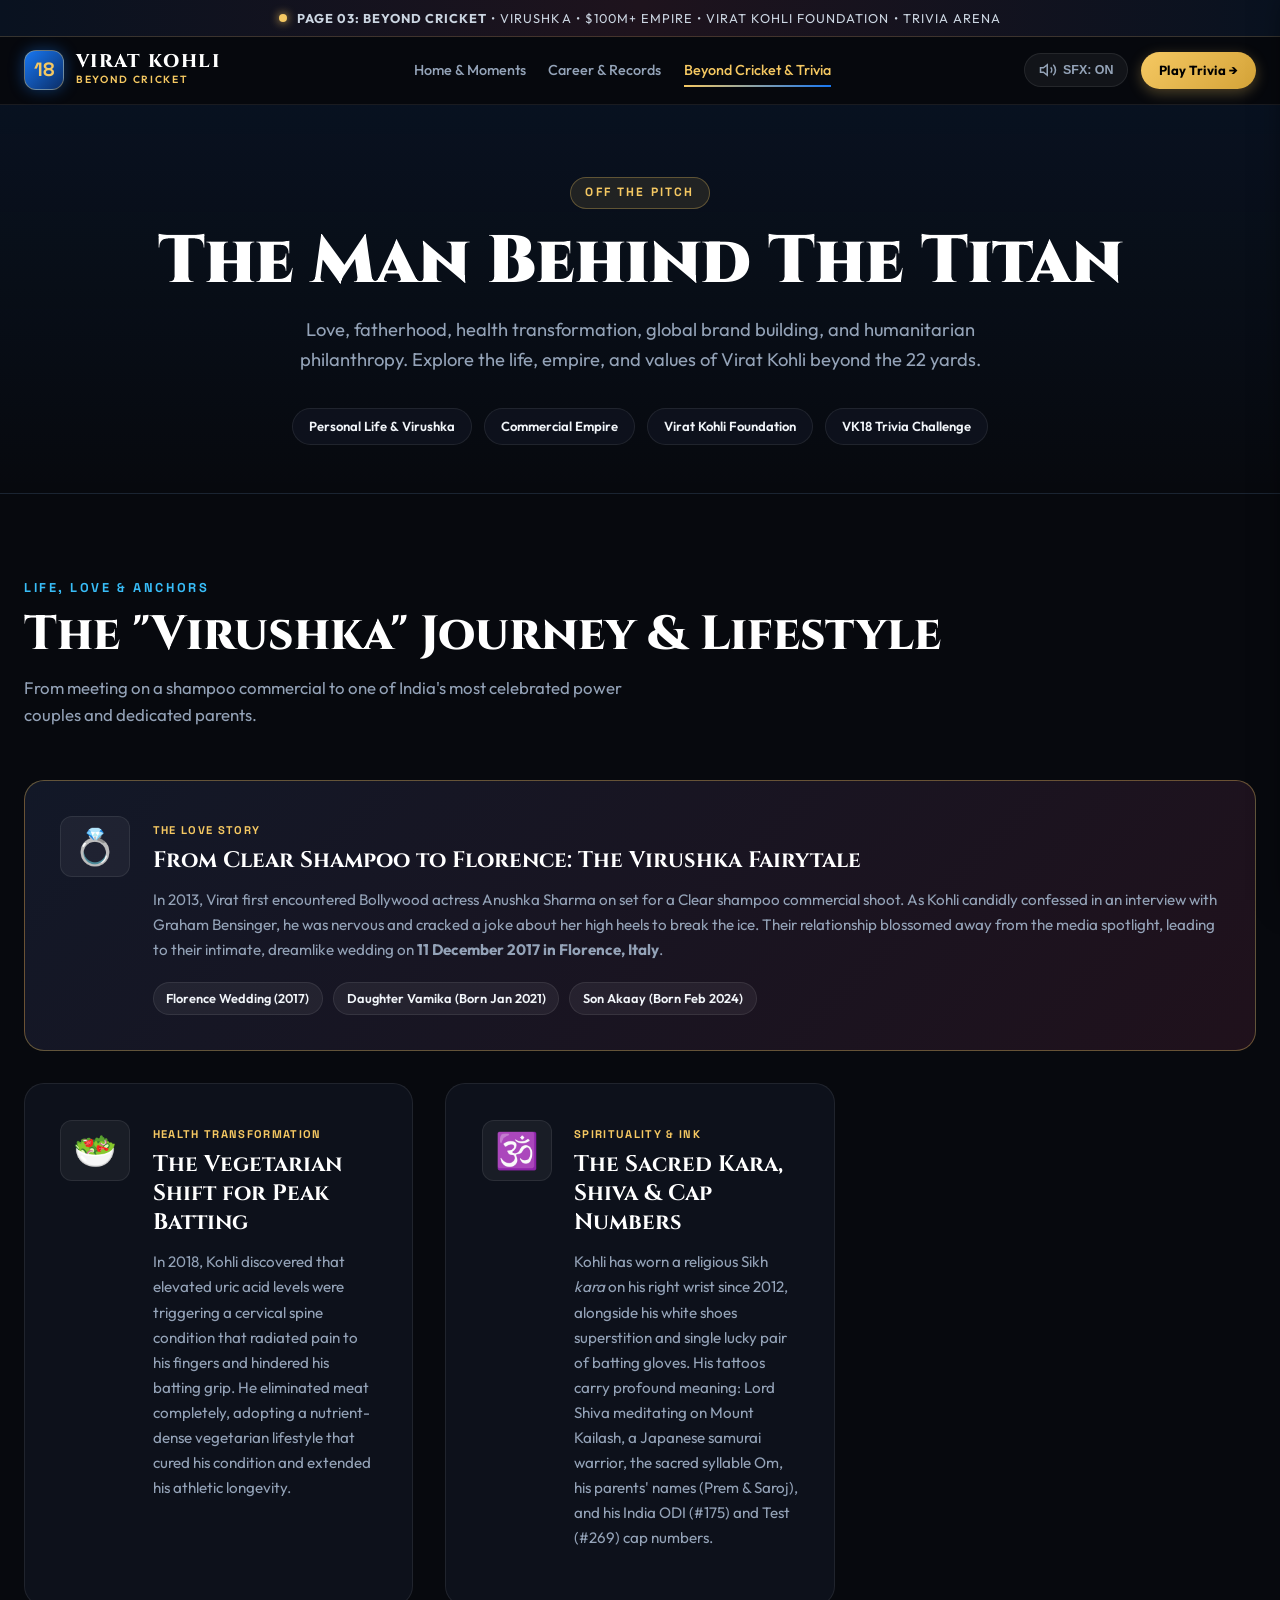
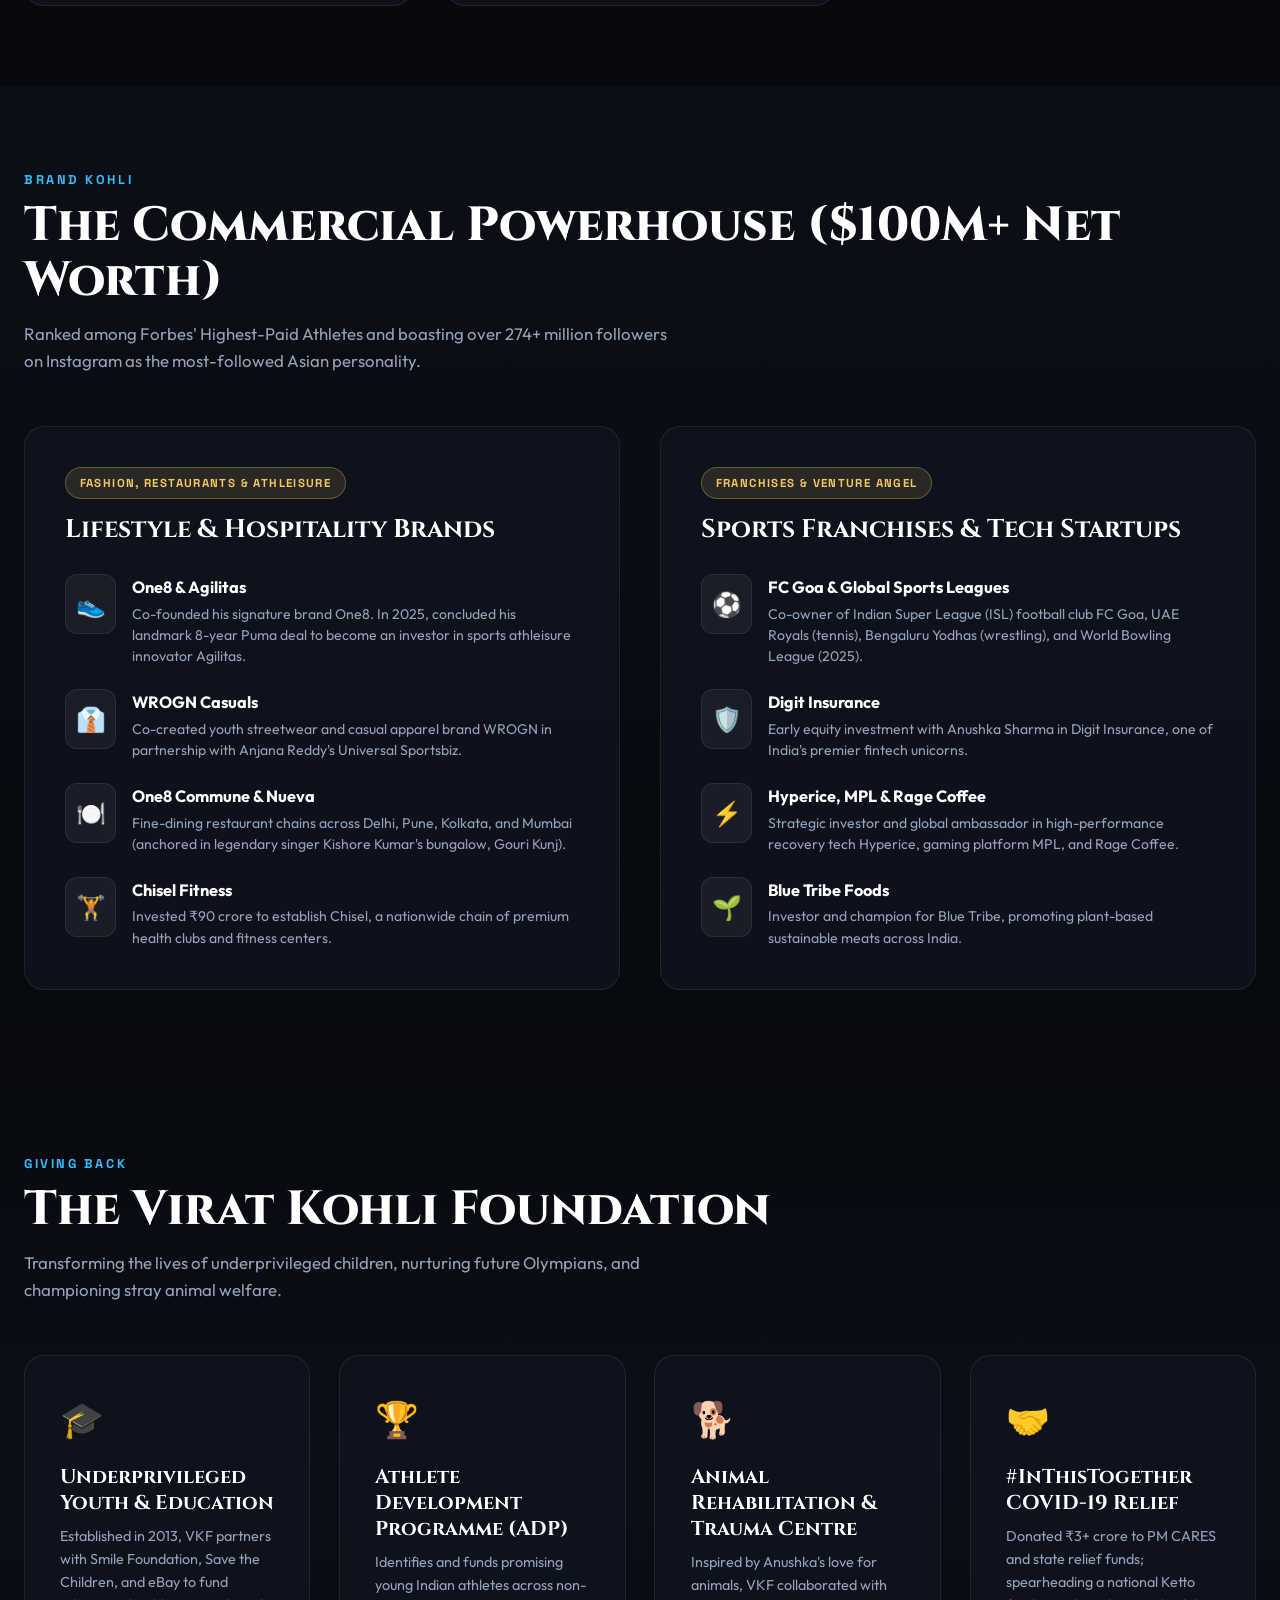
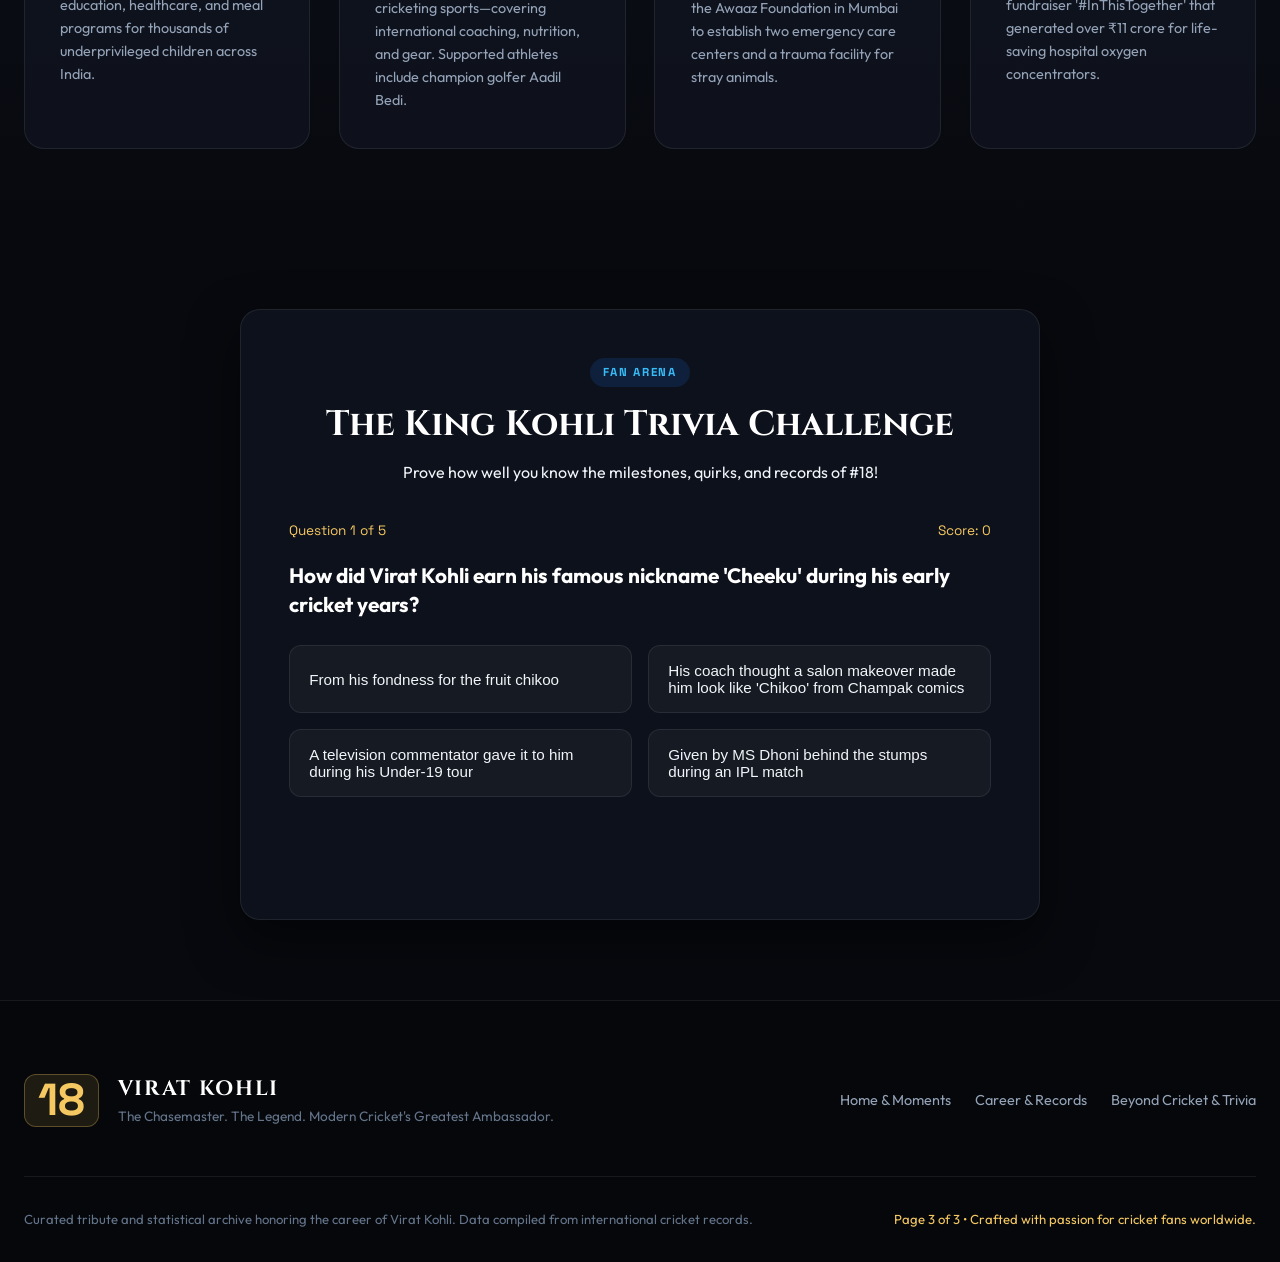
<file: beyond.html>
<!DOCTYPE html>
<html lang="en">
<head>
  <meta charset="UTF-8">
  <meta name="viewport" content="width=device-width, initial-scale=1.0">
  <meta name="description" content="Virat Kohli — Beyond the Pitch: The Virushka story, family, fitness &amp; lifestyle transformation, business empire, philanthropy, and the VK18 trivia arena.">
  <title>VIRAT KOHLI // Beyond Cricket, Empire &amp; Fan Arena</title>

  <!-- Google Fonts -->
  <link rel="preconnect" href="https://fonts.googleapis.com">
  <link rel="preconnect" href="https://fonts.gstatic.com" crossorigin>
  <link href="https://fonts.googleapis.com/css2?family=Cinzel:wght@600;700;800;900&family=Outfit:wght@300;400;500;600;700;800;900&family=Space+Grotesk:wght@500;700&display=swap" rel="stylesheet">

  <link rel="stylesheet" href="styles.css">
</head>
<body class="theme-dark">
  <!-- Interactive Canvas Particle / Stadium Lights Background -->
  <canvas id="stadium-canvas"></canvas>

  <!-- Top Announcement Bar -->
  <div class="top-announcement">
    <div class="announcement-content">
      <span class="pulse-dot"></span>
      <span class="announcement-text"><strong>PAGE 03: BEYOND CRICKET</strong> &bull; VIRUSHKA &bull; $100M+ EMPIRE &bull; VIRAT KOHLI FOUNDATION &bull; TRIVIA ARENA</span>
    </div>
  </div>

  <!-- Main Navigation Bar (3 Dedicated Pages) -->
  <header class="site-header" id="header">
    <div class="header-inner">
      <a href="index.html" class="brand-logo" id="nav-brand">
        <span class="logo-badge">18</span>
        <div class="logo-text">
          <span class="logo-title">VIRAT KOHLI</span>
          <span class="logo-subtitle">BEYOND CRICKET</span>
        </div>
      </a>

      <!-- 3 Primary Pages Navigation -->
      <nav class="nav-links" id="main-nav">
        <a href="index.html" class="nav-item">Home &amp; Moments</a>
        <a href="records.html" class="nav-item">Career &amp; Records</a>
        <a href="beyond.html" class="nav-item active">Beyond Cricket &amp; Trivia</a>
      </nav>

      <div class="header-actions">
        <button id="sound-btn" class="ctrl-btn" title="Toggle Sound FX" aria-label="Toggle Sound Effects">
          <svg class="icon sound-on-icon" viewBox="0 0 24 24" width="18" height="18" fill="none" stroke="currentColor" stroke-width="2">
            <polygon points="11 5 6 9 2 9 2 15 6 15 11 19 11 5"></polygon>
            <path d="M15.54 8.46a5 5 0 0 1 0 7.07"></path>
            <path d="M19.07 4.93a10 10 0 0 1 0 14.14"></path>
          </svg>
          <span class="btn-label">SFX: ON</span>
        </button>
        <a href="#trivia" class="cta-pill" id="cta-header-trivia">Play Trivia &rarr;</a>
      </div>

      <button class="mobile-menu-toggle" id="mobile-menu-btn" aria-label="Open Navigation Menu">
        <span></span><span></span><span></span>
      </button>
    </div>
  </header>

  <!-- Mobile Drawer Navigation -->
  <div class="mobile-drawer" id="mobile-drawer">
    <div class="drawer-header">
      <span class="drawer-title">PAGES</span>
      <button class="drawer-close" id="drawer-close-btn">&times;</button>
    </div>
    <div class="drawer-links">
      <a href="index.html" class="drawer-item">1. Home &amp; Iconic Moments</a>
      <a href="records.html" class="drawer-item">2. Career &amp; Records Archive</a>
      <a href="beyond.html" class="drawer-item active">3. Beyond Cricket &amp; Trivia</a>
    </div>
  </div>

  <main>
    <!-- PAGE 3 HERO BANNER -->
    <section class="page-header-banner">
      <div class="container">
        <div class="banner-badge">OFF THE PITCH</div>
        <h1 class="banner-title">The Man Behind The Titan</h1>
        <p class="banner-desc">Love, fatherhood, health transformation, global brand building, and humanitarian philanthropy. Explore the life, empire, and values of Virat Kohli beyond the 22 yards.</p>
        
        <div class="page-quick-anchors">
          <a href="#personal" class="anchor-pill">Personal Life &amp; Virushka</a>
          <a href="#empire" class="anchor-pill">Commercial Empire</a>
          <a href="#philanthropy" class="anchor-pill">Virat Kohli Foundation</a>
          <a href="#trivia" class="anchor-pill">VK18 Trivia Challenge</a>
        </div>
      </div>
    </section>

    <!-- SECTION: PERSONAL LIFE & VIRUSHKA -->
    <section class="personal-life-section" id="personal">
      <div class="container">
        <div class="section-header">
          <span class="section-subtitle">LIFE, LOVE &amp; ANCHORS</span>
          <h2 class="section-title">The "Virushka" Journey &amp; Lifestyle</h2>
          <p class="section-desc">From meeting on a shampoo commercial to one of India's most celebrated power couples and dedicated parents.</p>
        </div>

        <div class="personal-grid">
          <!-- Card 1: Virushka Story -->
          <div class="personal-card featured">
            <div class="personal-icon">💍</div>
            <div class="personal-content">
              <span class="personal-tag">THE LOVE STORY</span>
              <h3>From Clear Shampoo to Florence: The Virushka Fairytale</h3>
              <p>In 2013, Virat first encountered Bollywood actress Anushka Sharma on set for a Clear shampoo commercial shoot. As Kohli candidly confessed in an interview with Graham Bensinger, he was nervous and cracked a joke about her high heels to break the ice. Their relationship blossomed away from the media spotlight, leading to their intimate, dreamlike wedding on <strong>11 December 2017 in Florence, Italy</strong>.</p>
              <div class="family-badges">
                <span class="fbadge">Florence Wedding (2017)</span>
                <span class="fbadge">Daughter Vamika (Born Jan 2021)</span>
                <span class="fbadge">Son Akaay (Born Feb 2024)</span>
              </div>
            </div>
          </div>

          <!-- Card 2: Health & Dietary Transformation -->
          <div class="personal-card">
            <div class="personal-icon">🥗</div>
            <div class="personal-content">
              <span class="personal-tag">HEALTH TRANSFORMATION</span>
              <h3>The Vegetarian Shift for Peak Batting</h3>
              <p>In 2018, Kohli discovered that elevated uric acid levels were triggering a cervical spine condition that radiated pain to his fingers and hindered his batting grip. He eliminated meat completely, adopting a nutrient-dense vegetarian lifestyle that cured his condition and extended his athletic longevity.</p>
            </div>
          </div>

          <!-- Card 3: Rituals, Superstitions & Sacred Tattoos -->
          <div class="personal-card">
            <div class="personal-icon">🕉️</div>
            <div class="personal-content">
              <span class="personal-tag">SPIRITUALITY &amp; INK</span>
              <h3>The Sacred Kara, Shiva &amp; Cap Numbers</h3>
              <p>Kohli has worn a religious Sikh <em>kara</em> on his right wrist since 2012, alongside his white shoes superstition and single lucky pair of batting gloves. His tattoos carry profound meaning: Lord Shiva meditating on Mount Kailash, a Japanese samurai warrior, the sacred syllable Om, his parents' names (Prem &amp; Saroj), and his India ODI (#175) and Test (#269) cap numbers.</p>
            </div>
          </div>
        </div>
      </div>
    </section>

    <!-- SECTION: COMMERCIAL EMPIRE & VENTURES -->
    <section class="empire-section" id="empire">
      <div class="container">
        <div class="section-header">
          <span class="section-subtitle">BRAND KOHLI</span>
          <h2 class="section-title">The Commercial Powerhouse ($100M+ Net Worth)</h2>
          <p class="section-desc">Ranked among Forbes' Highest-Paid Athletes and boasting over 274+ million followers on Instagram as the most-followed Asian personality.</p>
        </div>

        <div class="empire-layout">
          <!-- Business Ventures -->
          <div class="empire-block">
            <div class="block-badge business">FASHION, RESTAURANTS &amp; ATHLEISURE</div>
            <h3 class="block-title">Lifestyle &amp; Hospitality Brands</h3>
            <div class="ventures-list">
              <div class="venture-item">
                <div class="venture-icon">👟</div>
                <div>
                  <strong>One8 &amp; Agilitas</strong>
                  <p>Co-founded his signature brand One8. In 2025, concluded his landmark 8-year Puma deal to become an investor in sports athleisure innovator Agilitas.</p>
                </div>
              </div>
              <div class="venture-item">
                <div class="venture-icon">👔</div>
                <div>
                  <strong>WROGN Casuals</strong>
                  <p>Co-created youth streetwear and casual apparel brand WROGN in partnership with Anjana Reddy's Universal Sportsbiz.</p>
                </div>
              </div>
              <div class="venture-item">
                <div class="venture-icon">🍽️</div>
                <div>
                  <strong>One8 Commune &amp; Nueva</strong>
                  <p>Fine-dining restaurant chains across Delhi, Pune, Kolkata, and Mumbai (anchored in legendary singer Kishore Kumar's bungalow, Gouri Kunj).</p>
                </div>
              </div>
              <div class="venture-item">
                <div class="venture-icon">🏋️</div>
                <div>
                  <strong>Chisel Fitness</strong>
                  <p>Invested ₹90 crore to establish Chisel, a nationwide chain of premium health clubs and fitness centers.</p>
                </div>
              </div>
            </div>
          </div>

          <!-- Franchise & Tech Portfolio -->
          <div class="empire-block">
            <div class="block-badge business">FRANCHISES &amp; VENTURE ANGEL</div>
            <h3 class="block-title">Sports Franchises &amp; Tech Startups</h3>
            <div class="ventures-list">
              <div class="venture-item">
                <div class="venture-icon">⚽</div>
                <div>
                  <strong>FC Goa &amp; Global Sports Leagues</strong>
                  <p>Co-owner of Indian Super League (ISL) football club FC Goa, UAE Royals (tennis), Bengaluru Yodhas (wrestling), and World Bowling League (2025).</p>
                </div>
              </div>
              <div class="venture-item">
                <div class="venture-icon">🛡️</div>
                <div>
                  <strong>Digit Insurance</strong>
                  <p>Early equity investment with Anushka Sharma in Digit Insurance, one of India's premier fintech unicorns.</p>
                </div>
              </div>
              <div class="venture-item">
                <div class="venture-icon">⚡</div>
                <div>
                  <strong>Hyperice, MPL &amp; Rage Coffee</strong>
                  <p>Strategic investor and global ambassador in high-performance recovery tech Hyperice, gaming platform MPL, and Rage Coffee.</p>
                </div>
              </div>
              <div class="venture-item">
                <div class="venture-icon">🌱</div>
                <div>
                  <strong>Blue Tribe Foods</strong>
                  <p>Investor and champion for Blue Tribe, promoting plant-based sustainable meats across India.</p>
                </div>
              </div>
            </div>
          </div>
        </div>
      </div>
    </section>

    <!-- SECTION: PHILANTHROPY (VIRAT KOHLI FOUNDATION) -->
    <section class="philanthropy-section" id="philanthropy">
      <div class="container">
        <div class="section-header">
          <span class="section-subtitle">GIVING BACK</span>
          <h2 class="section-title">The Virat Kohli Foundation</h2>
          <p class="section-desc">Transforming the lives of underprivileged children, nurturing future Olympians, and championing stray animal welfare.</p>
        </div>

        <div class="philanthropy-grid">
          <div class="ph-card">
            <div class="ph-icon">🎓</div>
            <h3>Underprivileged Youth &amp; Education</h3>
            <p>Established in 2013, VKF partners with Smile Foundation, Save the Children, and eBay to fund education, healthcare, and meal programs for thousands of underprivileged children across India.</p>
          </div>

          <div class="ph-card">
            <div class="ph-icon">🏆</div>
            <h3>Athlete Development Programme (ADP)</h3>
            <p>Identifies and funds promising young Indian athletes across non-cricketing sports—covering international coaching, nutrition, and gear. Supported athletes include champion golfer Aadil Bedi.</p>
          </div>

          <div class="ph-card">
            <div class="ph-icon">🐕</div>
            <h3>Animal Rehabilitation &amp; Trauma Centre</h3>
            <p>Inspired by Anushka's love for animals, VKF collaborated with the Awaaz Foundation in Mumbai to establish two emergency care centers and a trauma facility for stray animals.</p>
          </div>

          <div class="ph-card">
            <div class="ph-icon">🤝</div>
            <h3>#InThisTogether COVID-19 Relief</h3>
            <p>Donated ₹3+ crore to PM CARES and state relief funds; spearheading a national Ketto fundraiser '#InThisTogether' that generated over ₹11 crore for life-saving hospital oxygen concentrators.</p>
          </div>
        </div>
      </div>
    </section>

    <!-- SECTION: INTERACTIVE VK18 TRIVIA CHALLENGE -->
    <section class="trivia-section" id="trivia">
      <div class="container">
        <div class="trivia-card">
          <div class="trivia-header">
            <div class="trivia-badge">FAN ARENA</div>
            <h2 class="trivia-title">The King Kohli Trivia Challenge</h2>
            <p>Prove how well you know the milestones, quirks, and records of #18!</p>
          </div>

          <div class="trivia-body" id="trivia-body">
            <div class="trivia-question-bar">
              <span id="trivia-q-num">Question 1 of 5</span>
              <span id="trivia-score">Score: 0</span>
            </div>
            <h3 class="trivia-question" id="trivia-question-text">Loading question...</h3>
            <div class="trivia-options" id="trivia-options">
              <!-- Rendered dynamically via app.js -->
            </div>
            <div class="trivia-feedback" id="trivia-feedback"></div>
          </div>

          <div class="trivia-footer">
            <button class="btn btn-outline" id="btn-next-trivia" style="display: none;">Next Question &rarr;</button>
            <button class="btn btn-primary" id="btn-restart-trivia" style="display: none;">Play Again</button>
          </div>
        </div>
      </div>
    </section>
  </main>

  <!-- Footer -->
  <footer class="site-footer">
    <div class="container footer-container">
      <div class="footer-top">
        <div class="footer-brand">
          <span class="footer-18">18</span>
          <div>
            <h4>VIRAT KOHLI</h4>
            <p>The Chasemaster. The Legend. Modern Cricket's Greatest Ambassador.</p>
          </div>
        </div>
        <div class="footer-nav">
          <a href="index.html">Home &amp; Moments</a>
          <a href="records.html">Career &amp; Records</a>
          <a href="beyond.html">Beyond Cricket &amp; Trivia</a>
        </div>
      </div>
      <div class="footer-bottom">
        <p>Curated tribute and statistical archive honoring the career of Virat Kohli. Data compiled from international cricket records.</p>
        <p class="made-tag">Page 3 of 3 &bull; Crafted with passion for cricket fans worldwide.</p>
      </div>
    </div>
  </footer>

  <script src="app.js"></script>
</body>
</html>
</file>
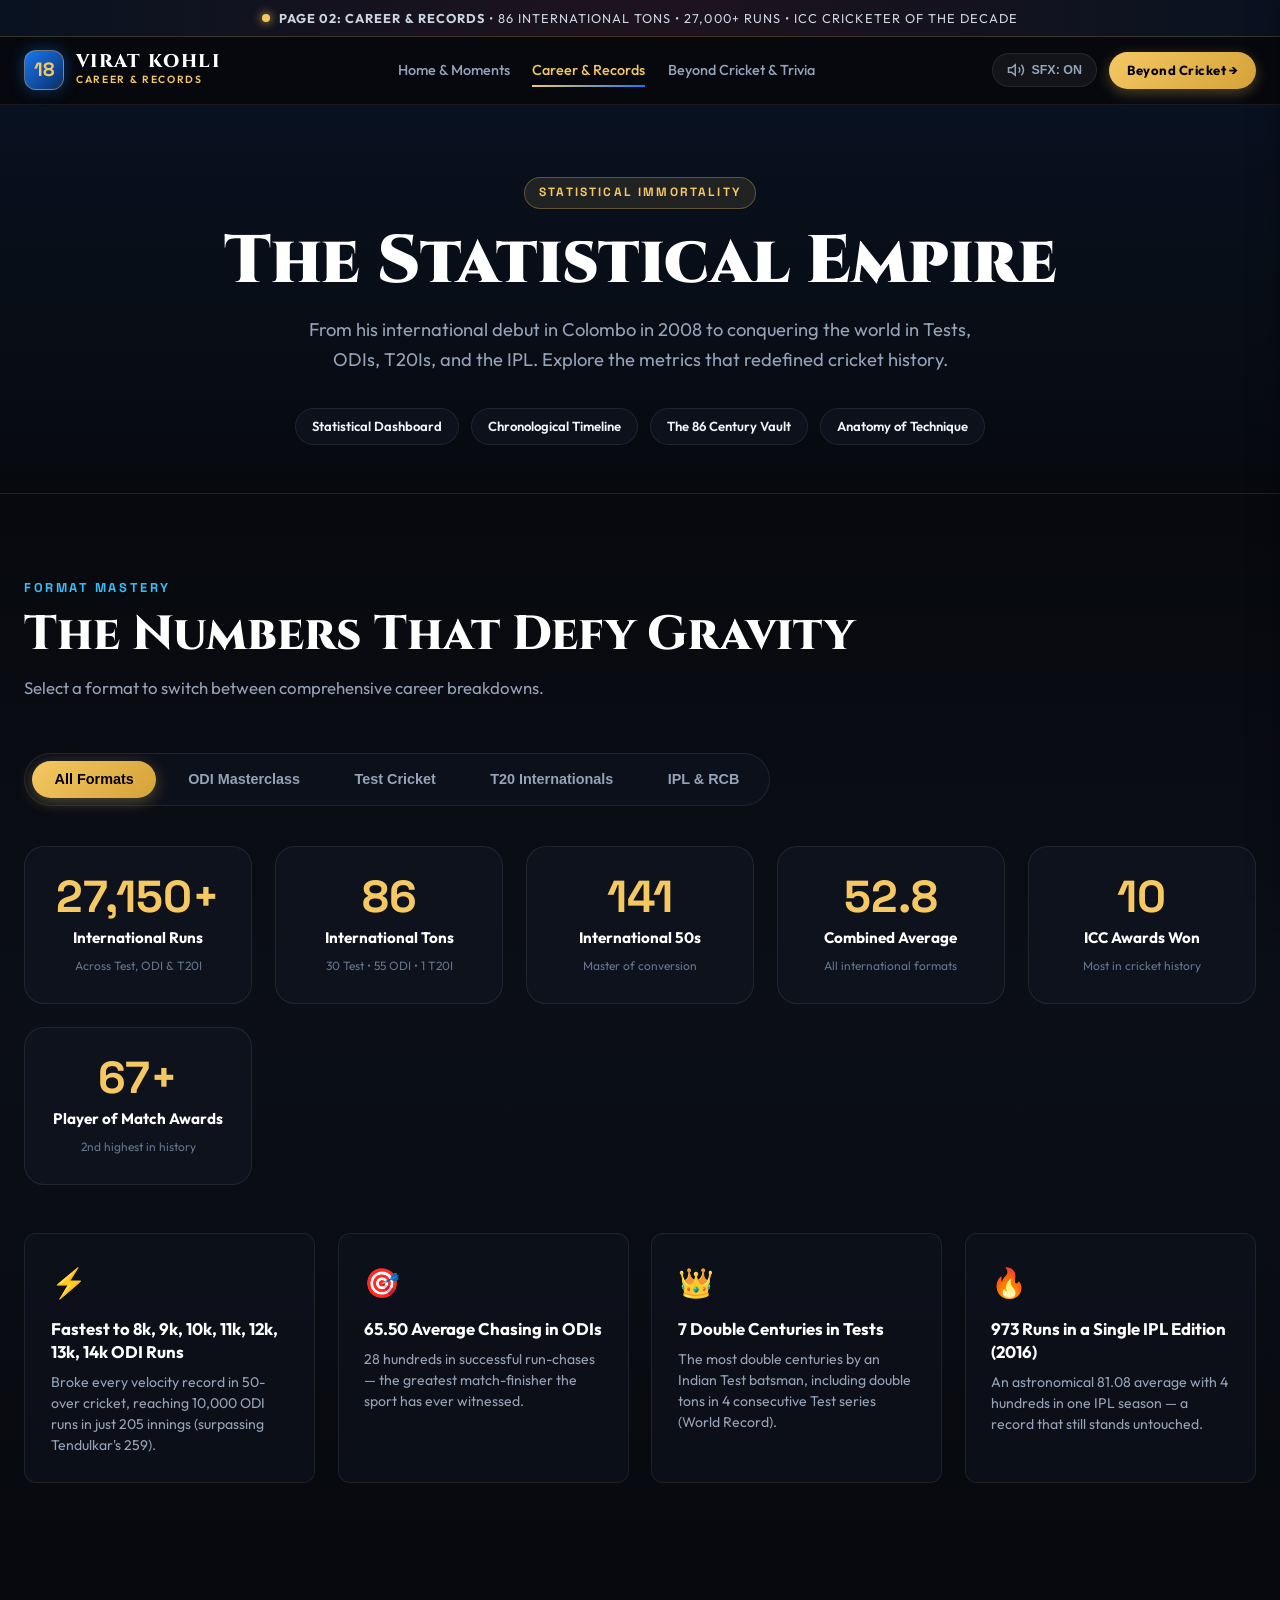
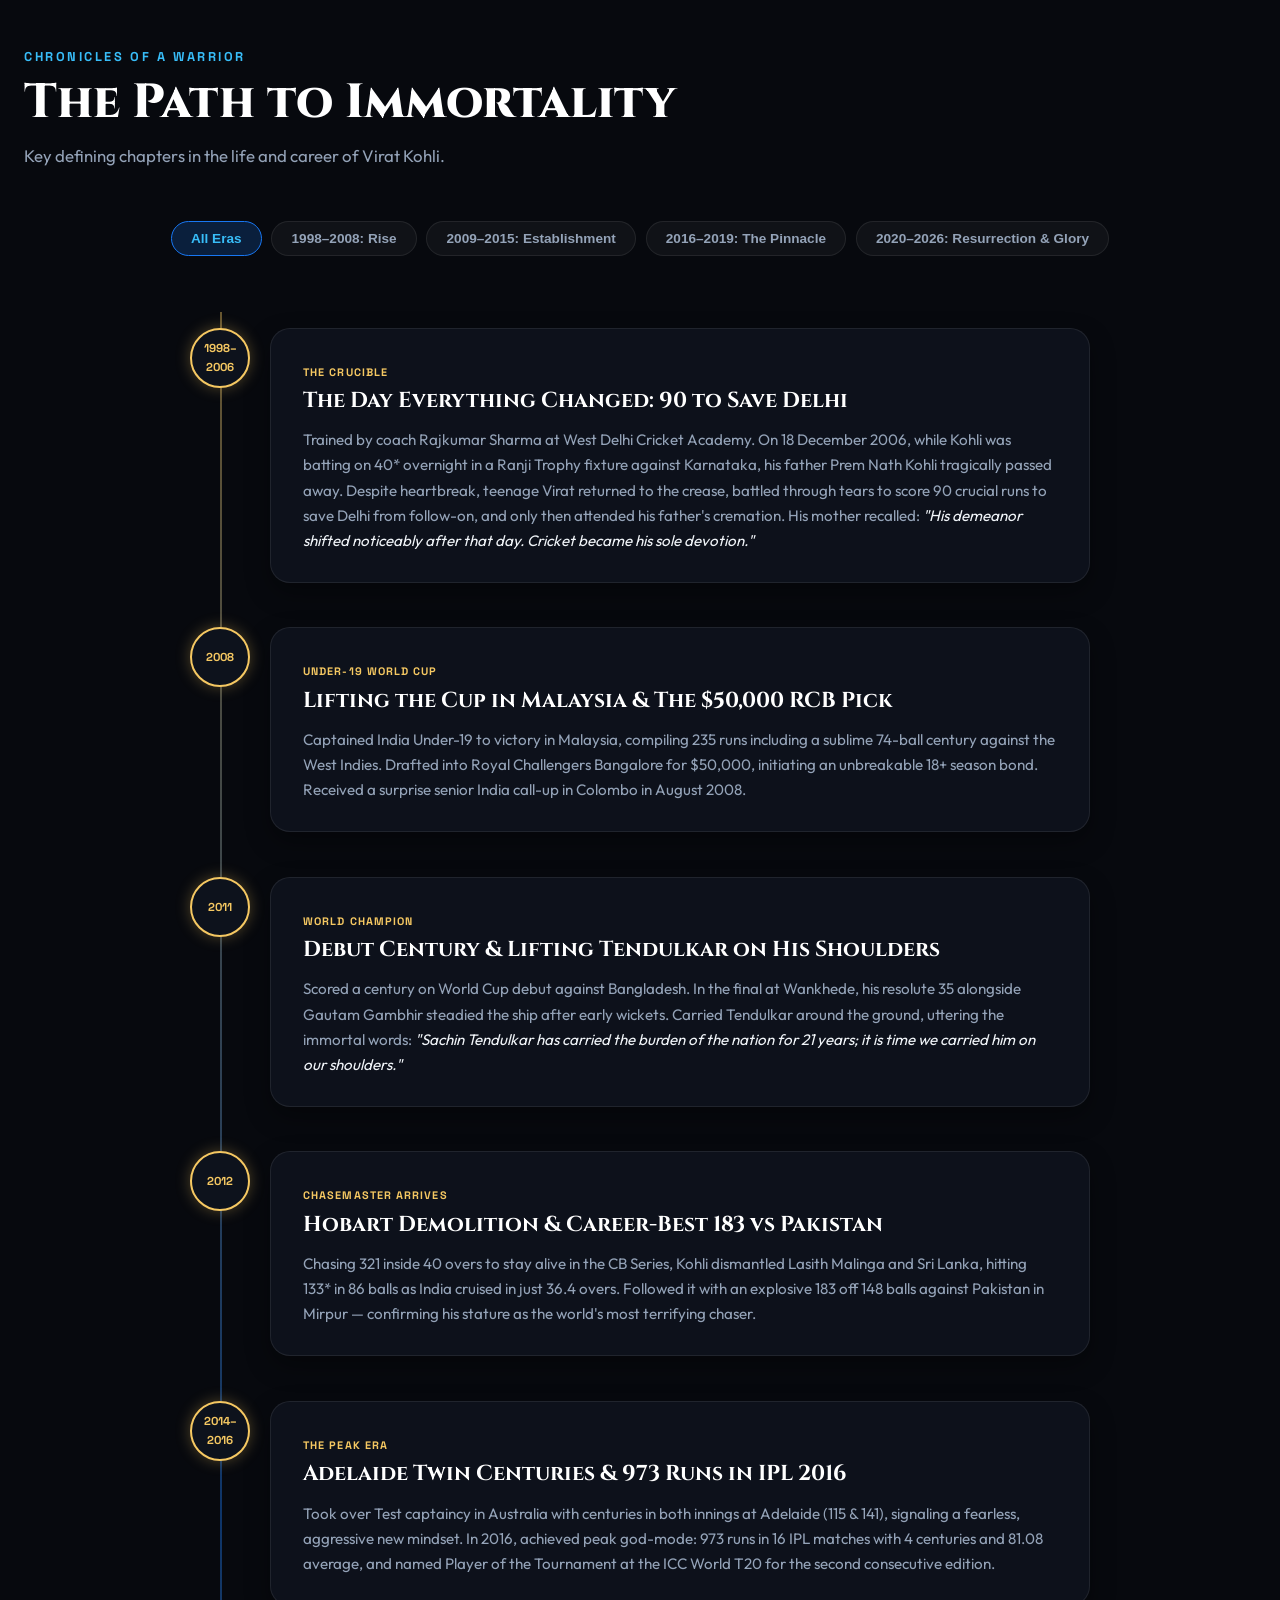
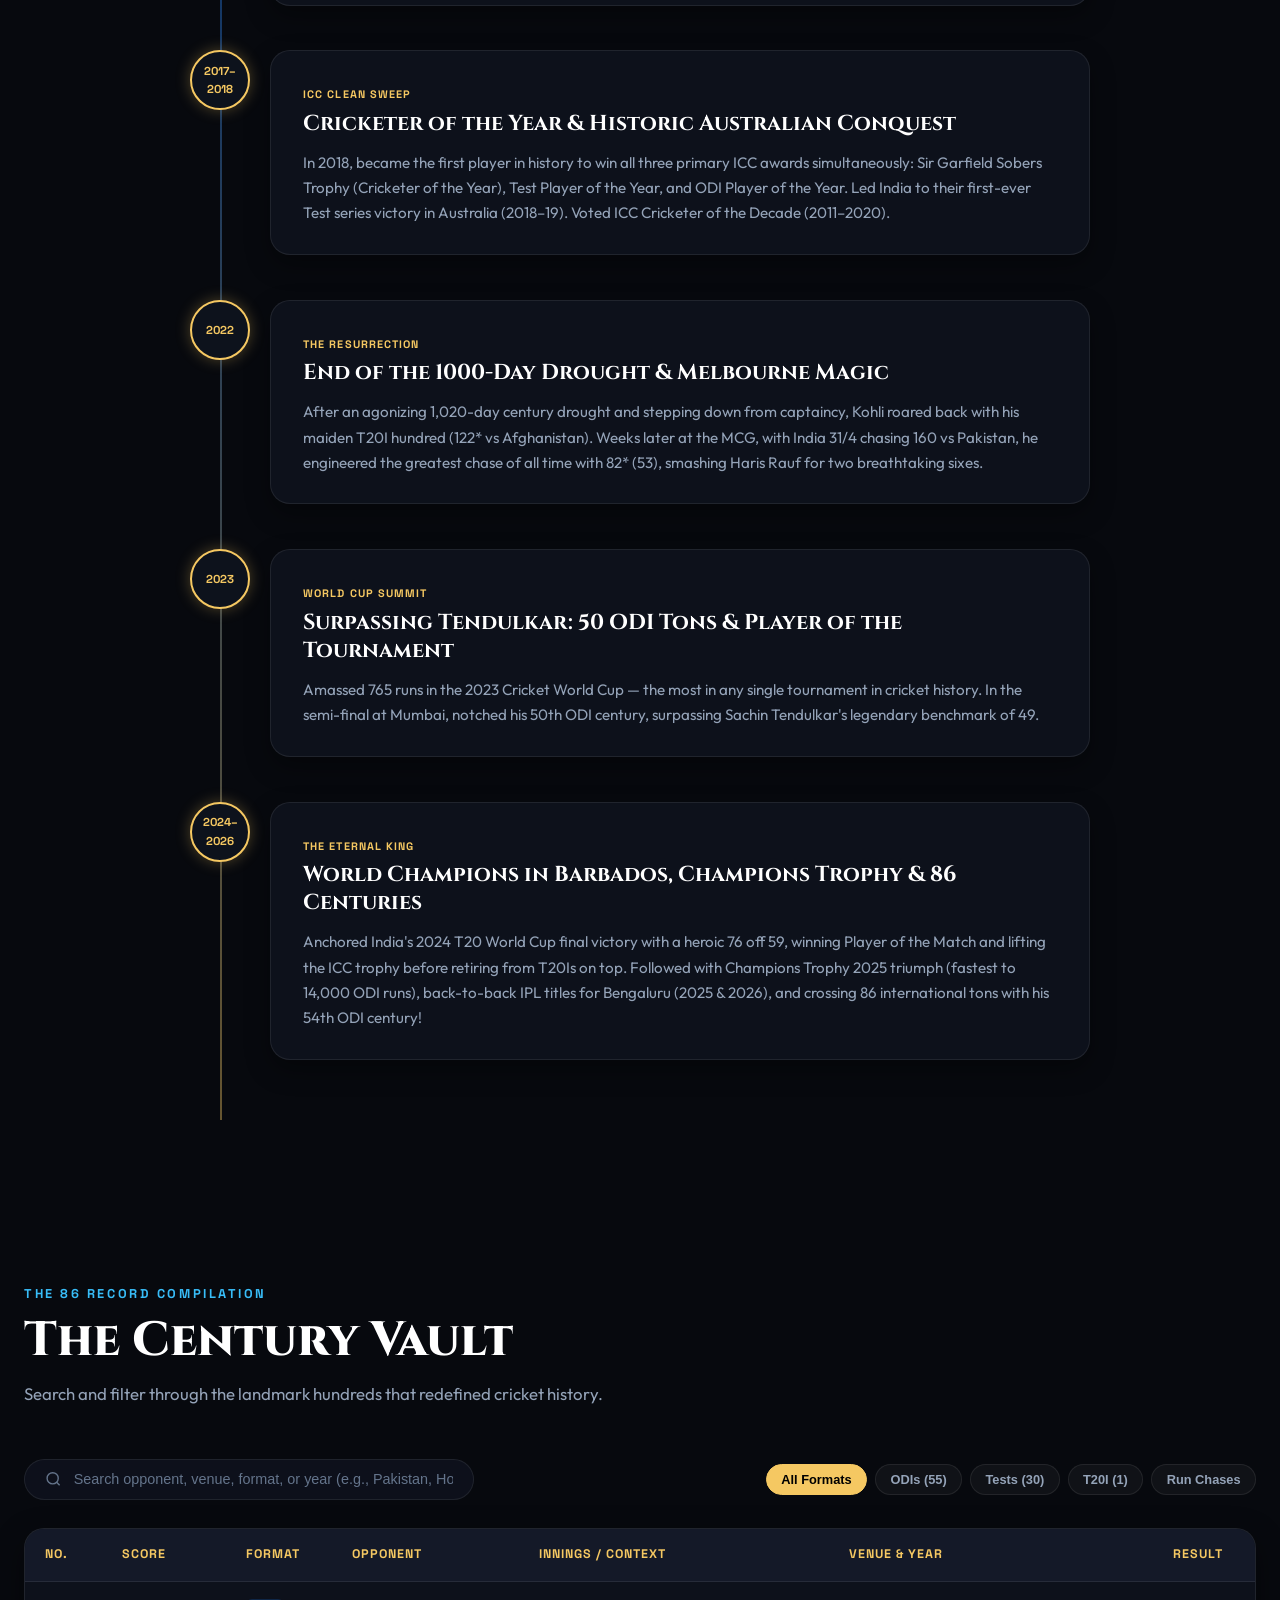
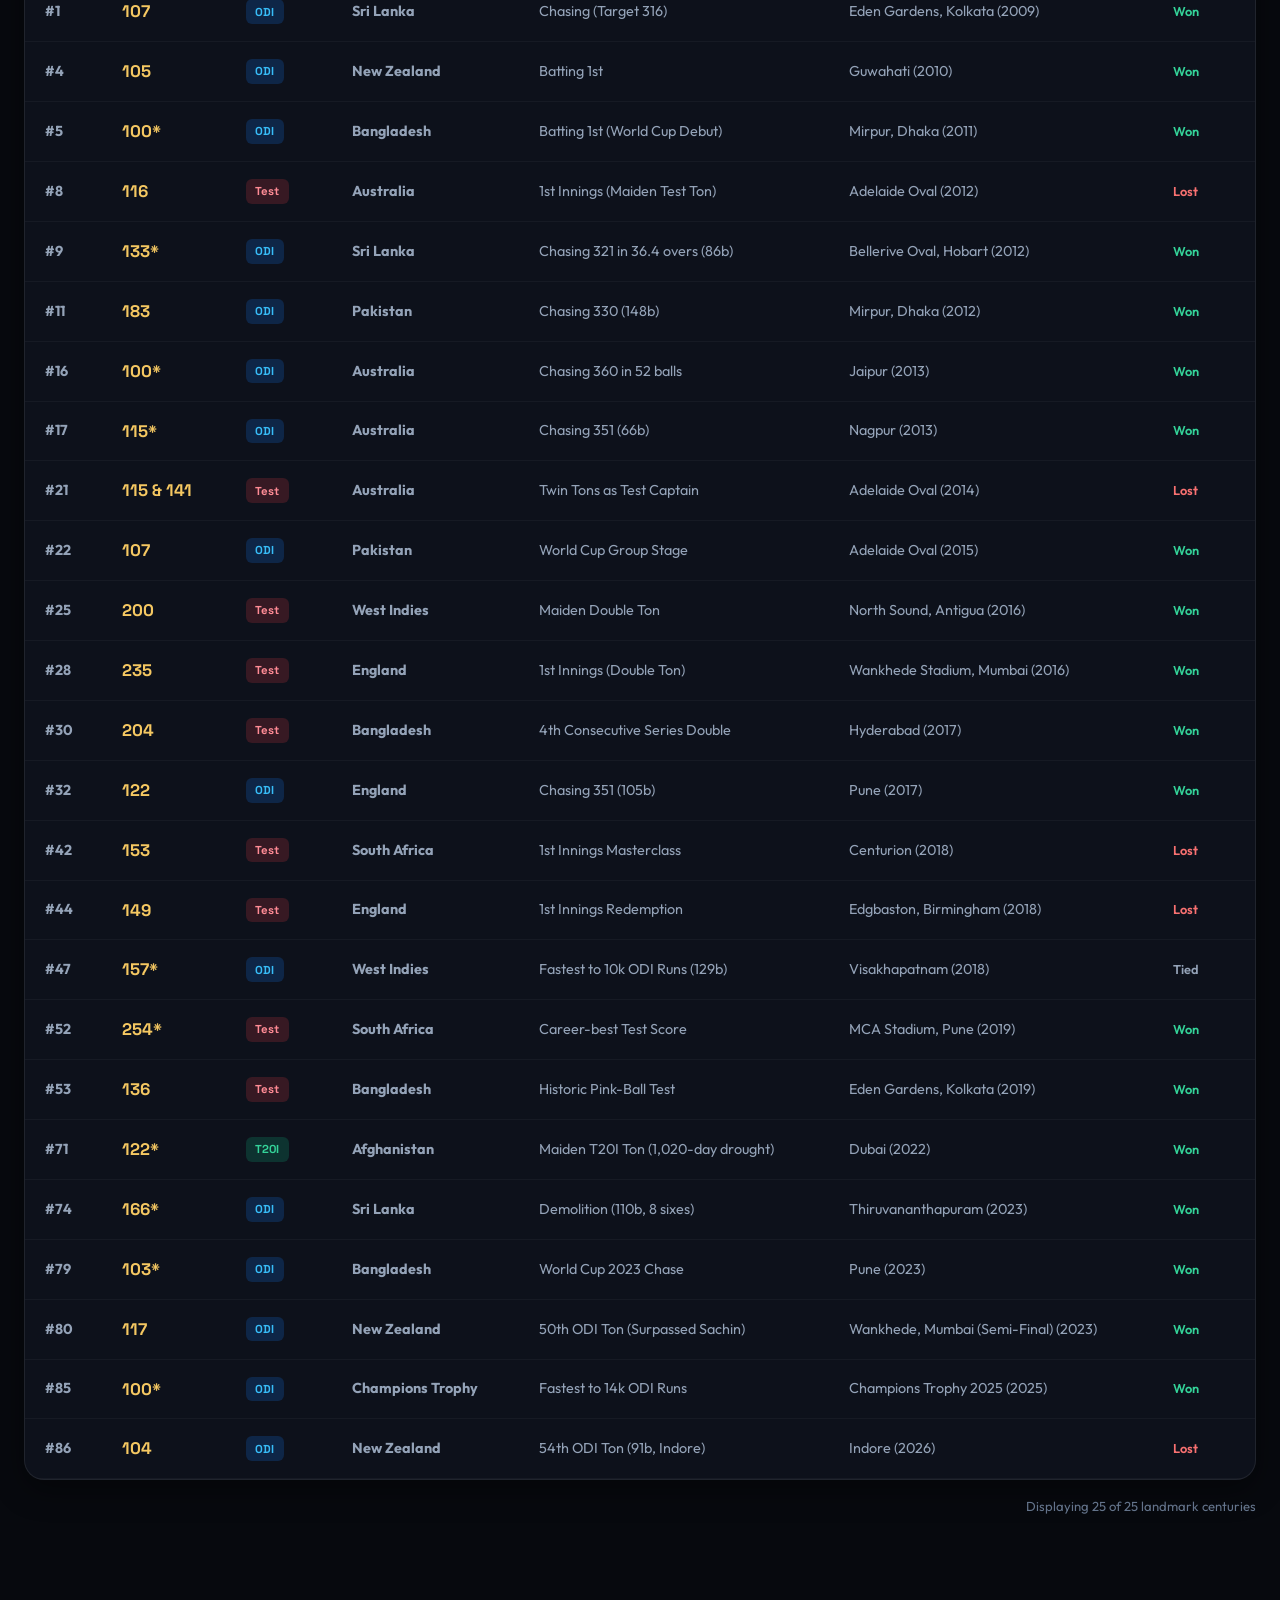
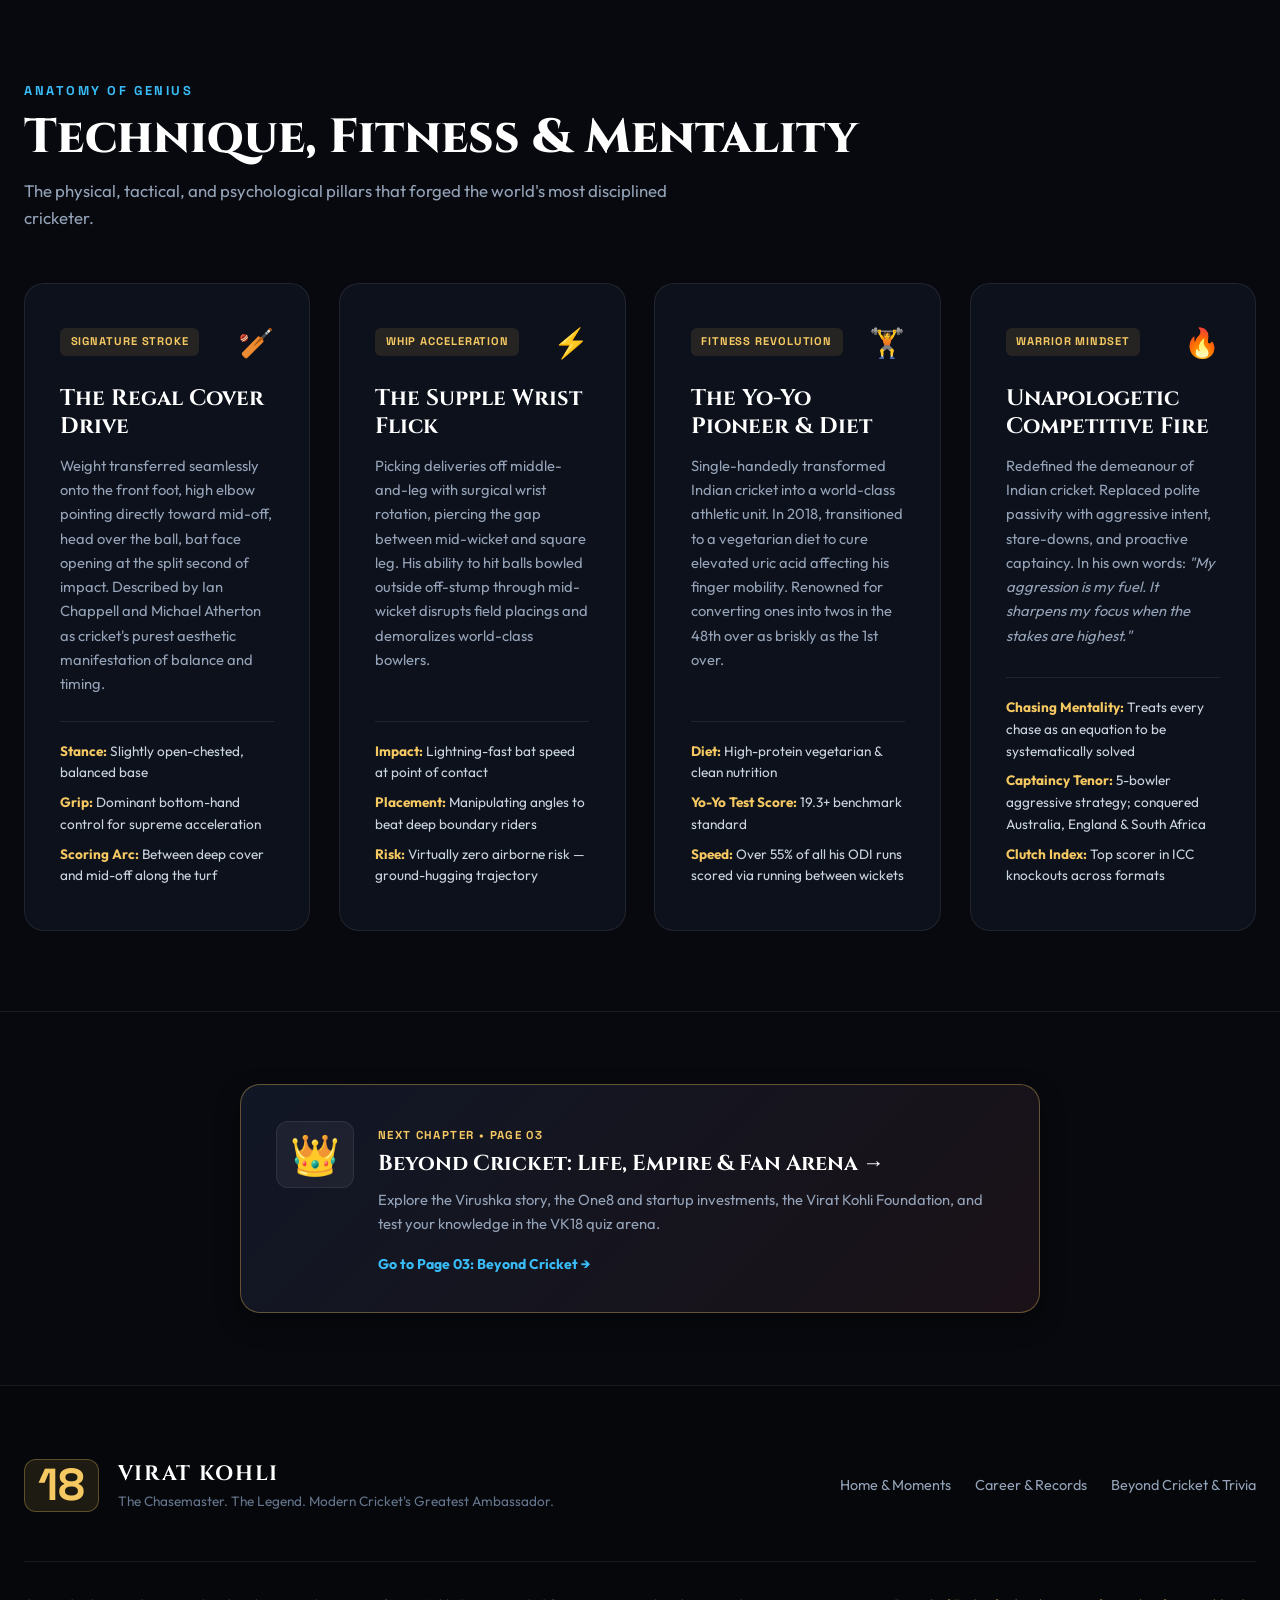
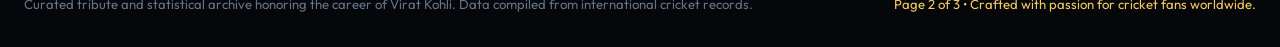
<file: records.html>
<!DOCTYPE html>
<html lang="en">
<head>
  <meta charset="UTF-8">
  <meta name="viewport" content="width=device-width, initial-scale=1.0">
  <meta name="description" content="Virat Kohli — Career statistics across Test, ODI, T20I and IPL, full milestone timeline from 1998 to 2026, and the searchable 86 Century Vault.">
  <title>VIRAT KOHLI // Career Statistics, Timeline &amp; Century Vault</title>

  <!-- Google Fonts -->
  <link rel="preconnect" href="https://fonts.googleapis.com">
  <link rel="preconnect" href="https://fonts.gstatic.com" crossorigin>
  <link href="https://fonts.googleapis.com/css2?family=Cinzel:wght@600;700;800;900&family=Outfit:wght@300;400;500;600;700;800;900&family=Space+Grotesk:wght@500;700&display=swap" rel="stylesheet">

  <link rel="stylesheet" href="styles.css">
</head>
<body class="theme-dark">
  <!-- Interactive Canvas Particle / Stadium Lights Background -->
  <canvas id="stadium-canvas"></canvas>

  <!-- Top Announcement Bar -->
  <div class="top-announcement">
    <div class="announcement-content">
      <span class="pulse-dot"></span>
      <span class="announcement-text"><strong>PAGE 02: CAREER &amp; RECORDS</strong> &bull; 86 INTERNATIONAL TONS &bull; 27,000+ RUNS &bull; ICC CRICKETER OF THE DECADE</span>
    </div>
  </div>

  <!-- Main Navigation Bar (3 Dedicated Pages) -->
  <header class="site-header" id="header">
    <div class="header-inner">
      <a href="index.html" class="brand-logo" id="nav-brand">
        <span class="logo-badge">18</span>
        <div class="logo-text">
          <span class="logo-title">VIRAT KOHLI</span>
          <span class="logo-subtitle">CAREER &amp; RECORDS</span>
        </div>
      </a>

      <!-- 3 Primary Pages Navigation -->
      <nav class="nav-links" id="main-nav">
        <a href="index.html" class="nav-item">Home &amp; Moments</a>
        <a href="records.html" class="nav-item active">Career &amp; Records</a>
        <a href="beyond.html" class="nav-item">Beyond Cricket &amp; Trivia</a>
      </nav>

      <div class="header-actions">
        <button id="sound-btn" class="ctrl-btn" title="Toggle Sound FX" aria-label="Toggle Sound Effects">
          <svg class="icon sound-on-icon" viewBox="0 0 24 24" width="18" height="18" fill="none" stroke="currentColor" stroke-width="2">
            <polygon points="11 5 6 9 2 9 2 15 6 15 11 19 11 5"></polygon>
            <path d="M15.54 8.46a5 5 0 0 1 0 7.07"></path>
            <path d="M19.07 4.93a10 10 0 0 1 0 14.14"></path>
          </svg>
          <span class="btn-label">SFX: ON</span>
        </button>
        <a href="beyond.html" class="cta-pill" id="cta-header-beyond">Beyond Cricket &rarr;</a>
      </div>

      <button class="mobile-menu-toggle" id="mobile-menu-btn" aria-label="Open Navigation Menu">
        <span></span><span></span><span></span>
      </button>
    </div>
  </header>

  <!-- Mobile Drawer Navigation -->
  <div class="mobile-drawer" id="mobile-drawer">
    <div class="drawer-header">
      <span class="drawer-title">PAGES</span>
      <button class="drawer-close" id="drawer-close-btn">&times;</button>
    </div>
    <div class="drawer-links">
      <a href="index.html" class="drawer-item">1. Home &amp; Iconic Moments</a>
      <a href="records.html" class="drawer-item active">2. Career &amp; Records Archive</a>
      <a href="beyond.html" class="drawer-item">3. Beyond Cricket &amp; Trivia</a>
    </div>
  </div>

  <main>
    <!-- PAGE 2 HERO BANNER -->
    <section class="page-header-banner">
      <div class="container">
        <div class="banner-badge">STATISTICAL IMMORTALITY</div>
        <h1 class="banner-title">The Statistical Empire</h1>
        <p class="banner-desc">From his international debut in Colombo in 2008 to conquering the world in Tests, ODIs, T20Is, and the IPL. Explore the metrics that redefined cricket history.</p>
        
        <div class="page-quick-anchors">
          <a href="#stats" class="anchor-pill">Statistical Dashboard</a>
          <a href="#timeline" class="anchor-pill">Chronological Timeline</a>
          <a href="#vault" class="anchor-pill">The 86 Century Vault</a>
          <a href="#craft" class="anchor-pill">Anatomy of Technique</a>
        </div>
      </div>
    </section>

    <!-- SECTION: CAREER STATISTICS DASHBOARD -->
    <section class="stats-section" id="stats">
      <div class="container">
        <div class="section-header">
          <span class="section-subtitle">FORMAT MASTERY</span>
          <h2 class="section-title">The Numbers That Defy Gravity</h2>
          <p class="section-desc">Select a format to switch between comprehensive career breakdowns.</p>
        </div>

        <!-- Format Filter Tabs -->
        <div class="stats-tabs-bar" role="tablist">
          <button class="tab-btn active" data-tab="all" role="tab" id="tab-all">All Formats</button>
          <button class="tab-btn" data-tab="odi" role="tab" id="tab-odi">ODI Masterclass</button>
          <button class="tab-btn" data-tab="test" role="tab" id="tab-test">Test Cricket</button>
          <button class="tab-btn" data-tab="t20i" role="tab" id="tab-t20i">T20 Internationals</button>
          <button class="tab-btn" data-tab="ipl" role="tab" id="tab-ipl">IPL &amp; RCB</button>
        </div>

        <!-- Dynamic Stat Grid Container -->
        <div class="stat-cards-grid" id="stat-grid">
          <!-- Populated dynamically via JS -->
        </div>

        <!-- Special Records Callout Grid -->
        <div class="records-highlight-grid">
          <div class="record-box">
            <div class="record-icon">⚡</div>
            <h4>Fastest to 8k, 9k, 10k, 11k, 12k, 13k, 14k ODI Runs</h4>
            <p>Broke every velocity record in 50-over cricket, reaching 10,000 ODI runs in just 205 innings (surpassing Tendulkar's 259).</p>
          </div>
          <div class="record-box">
            <div class="record-icon">🎯</div>
            <h4>65.50 Average Chasing in ODIs</h4>
            <p>28 hundreds in successful run-chases — the greatest match-finisher the sport has ever witnessed.</p>
          </div>
          <div class="record-box">
            <div class="record-icon">👑</div>
            <h4>7 Double Centuries in Tests</h4>
            <p>The most double centuries by an Indian Test batsman, including double tons in 4 consecutive Test series (World Record).</p>
          </div>
          <div class="record-box">
            <div class="record-icon">🔥</div>
            <h4>973 Runs in a Single IPL Edition (2016)</h4>
            <p>An astronomical 81.08 average with 4 hundreds in one IPL season — a record that still stands untouched.</p>
          </div>
        </div>
      </div>
    </section>

    <!-- SECTION: MILESTONE TIMELINE -->
    <section class="timeline-section" id="timeline">
      <div class="container">
        <div class="section-header">
          <span class="section-subtitle">CHRONICLES OF A WARRIOR</span>
          <h2 class="section-title">The Path to Immortality</h2>
          <p class="section-desc">Key defining chapters in the life and career of Virat Kohli.</p>
        </div>

        <!-- Filter Epoch Buttons -->
        <div class="timeline-filters">
          <button class="filter-btn active" data-filter="all">All Eras</button>
          <button class="filter-btn" data-filter="early">1998–2008: Rise</button>
          <button class="filter-btn" data-filter="conquest">2009–2015: Establishment</button>
          <button class="filter-btn" data-filter="peak">2016–2019: The Pinnacle</button>
          <button class="filter-btn" data-filter="redemption">2020–2026: Resurrection & Glory</button>
        </div>

        <div class="timeline-tree" id="timeline-tree">
          <!-- 1998–2006: West Delhi & Father's Passing -->
          <div class="timeline-node" data-era="early">
            <div class="node-marker">1998–2006</div>
            <div class="node-card">
              <span class="node-tag">THE CRUCIBLE</span>
              <h3>The Day Everything Changed: 90 to Save Delhi</h3>
              <p>Trained by coach Rajkumar Sharma at West Delhi Cricket Academy. On 18 December 2006, while Kohli was batting on 40* overnight in a Ranji Trophy fixture against Karnataka, his father Prem Nath Kohli tragically passed away. Despite heartbreak, teenage Virat returned to the crease, battled through tears to score 90 crucial runs to save Delhi from follow-on, and only then attended his father's cremation. His mother recalled: <em>"His demeanor shifted noticeably after that day. Cricket became his sole devotion."</em></p>
            </div>
          </div>

          <!-- 2008: U-19 World Cup & RCB Debut -->
          <div class="timeline-node" data-era="early">
            <div class="node-marker">2008</div>
            <div class="node-card">
              <span class="node-tag">UNDER-19 WORLD CUP</span>
              <h3>Lifting the Cup in Malaysia &amp; The $50,000 RCB Pick</h3>
              <p>Captained India Under-19 to victory in Malaysia, compiling 235 runs including a sublime 74-ball century against the West Indies. Drafted into Royal Challengers Bangalore for $50,000, initiating an unbreakable 18+ season bond. Received a surprise senior India call-up in Colombo in August 2008.</p>
            </div>
          </div>

          <!-- 2011: World Cup Glory at 22 -->
          <div class="timeline-node" data-era="conquest">
            <div class="node-marker">2011</div>
            <div class="node-card">
              <span class="node-tag">WORLD CHAMPION</span>
              <h3>Debut Century &amp; Lifting Tendulkar on His Shoulders</h3>
              <p>Scored a century on World Cup debut against Bangladesh. In the final at Wankhede, his resolute 35 alongside Gautam Gambhir steadied the ship after early wickets. Carried Tendulkar around the ground, uttering the immortal words: <em>"Sachin Tendulkar has carried the burden of the nation for 21 years; it is time we carried him on our shoulders."</em></p>
            </div>
          </div>

          <!-- 2012: The Hobart Massacre (133* off 86) -->
          <div class="timeline-node" data-era="conquest">
            <div class="node-marker">2012</div>
            <div class="node-card">
              <span class="node-tag">CHASEMASTER ARRIVES</span>
              <h3>Hobart Demolition &amp; Career-Best 183 vs Pakistan</h3>
              <p>Chasing 321 inside 40 overs to stay alive in the CB Series, Kohli dismantled Lasith Malinga and Sri Lanka, hitting 133* in 86 balls as India cruised in just 36.4 overs. Followed it with an explosive 183 off 148 balls against Pakistan in Mirpur — confirming his stature as the world's most terrifying chaser.</p>
            </div>
          </div>

          <!-- 2014-2016: Captaincy & The 973-run IPL Wonder -->
          <div class="timeline-node" data-era="peak">
            <div class="node-marker">2014–2016</div>
            <div class="node-card">
              <span class="node-tag">THE PEAK ERA</span>
              <h3>Adelaide Twin Centuries &amp; 973 Runs in IPL 2016</h3>
              <p>Took over Test captaincy in Australia with centuries in both innings at Adelaide (115 & 141), signaling a fearless, aggressive new mindset. In 2016, achieved peak god-mode: 973 runs in 16 IPL matches with 4 centuries and 81.08 average, and named Player of the Tournament at the ICC World T20 for the second consecutive edition.</p>
            </div>
          </div>

          <!-- 2017-2018: Absolute World Domination -->
          <div class="timeline-node" data-era="peak">
            <div class="node-marker">2017–2018</div>
            <div class="node-card">
              <span class="node-tag">ICC CLEAN SWEEP</span>
              <h3>Cricketer of the Year &amp; Historic Australian Conquest</h3>
              <p>In 2018, became the first player in history to win all three primary ICC awards simultaneously: Sir Garfield Sobers Trophy (Cricketer of the Year), Test Player of the Year, and ODI Player of the Year. Led India to their first-ever Test series victory in Australia (2018–19). Voted ICC Cricketer of the Decade (2011–2020).</p>
            </div>
          </div>

          <!-- 2022: The MCG Miracle (82* vs PAK) -->
          <div class="timeline-node" data-era="redemption">
            <div class="node-marker">2022</div>
            <div class="node-card">
              <span class="node-tag">THE RESURRECTION</span>
              <h3>End of the 1000-Day Drought &amp; Melbourne Magic</h3>
              <p>After an agonizing 1,020-day century drought and stepping down from captaincy, Kohli roared back with his maiden T20I hundred (122* vs Afghanistan). Weeks later at the MCG, with India 31/4 chasing 160 vs Pakistan, he engineered the greatest chase of all time with 82* (53), smashing Haris Rauf for two breathtaking sixes.</p>
            </div>
          </div>

          <!-- 2023: 50th Century & Record 765 WC Runs -->
          <div class="timeline-node" data-era="redemption">
            <div class="node-marker">2023</div>
            <div class="node-card">
              <span class="node-tag">WORLD CUP SUMMIT</span>
              <h3>Surpassing Tendulkar: 50 ODI Tons &amp; Player of the Tournament</h3>
              <p>Amassed 765 runs in the 2023 Cricket World Cup — the most in any single tournament in cricket history. In the semi-final at Mumbai, notched his 50th ODI century, surpassing Sachin Tendulkar's legendary benchmark of 49.</p>
            </div>
          </div>

          <!-- 2024-2026: T20 World Cup Triumph, IPL Titles & 86 Tons -->
          <div class="timeline-node" data-era="redemption">
            <div class="node-marker">2024–2026</div>
            <div class="node-card">
              <span class="node-tag">THE ETERNAL KING</span>
              <h3>World Champions in Barbados, Champions Trophy &amp; 86 Centuries</h3>
              <p>Anchored India's 2024 T20 World Cup final victory with a heroic 76 off 59, winning Player of the Match and lifting the ICC trophy before retiring from T20Is on top. Followed with Champions Trophy 2025 triumph (fastest to 14,000 ODI runs), back-to-back IPL titles for Bengaluru (2025 & 2026), and crossing 86 international tons with his 54th ODI century!</p>
            </div>
          </div>
        </div>
      </div>
    </section>

    <!-- SECTION: THE CENTURY VAULT (FILTERABLE & SEARCHABLE) -->
    <section class="vault-section" id="vault">
      <div class="container">
        <div class="section-header">
          <span class="section-subtitle">THE 86 RECORD COMPILATION</span>
          <h2 class="section-title">The Century Vault</h2>
          <p class="section-desc">Search and filter through the landmark hundreds that redefined cricket history.</p>
        </div>

        <div class="vault-controls">
          <div class="search-box">
            <svg width="18" height="18" viewBox="0 0 24 24" fill="none" stroke="currentColor" stroke-width="2"><circle cx="11" cy="11" r="8"></circle><line x1="21" y1="21" x2="16.65" y2="16.65"></line></svg>
            <input type="text" id="century-search" placeholder="Search opponent, venue, format, or year (e.g., Pakistan, Hobart, Wankhede)...">
          </div>
          <div class="filter-group">
            <button class="vault-filter-btn active" data-vfilter="all">All Formats</button>
            <button class="vault-filter-btn" data-vfilter="ODI">ODIs (55)</button>
            <button class="vault-filter-btn" data-vfilter="Test">Tests (30)</button>
            <button class="vault-filter-btn" data-vfilter="T20I">T20I (1)</button>
            <button class="vault-filter-btn" data-vfilter="chase">Run Chases</button>
          </div>
        </div>

        <div class="vault-table-wrapper">
          <table class="vault-table" id="vault-table">
            <thead>
              <tr>
                <th>No.</th>
                <th>Score</th>
                <th>Format</th>
                <th>Opponent</th>
                <th>Innings / Context</th>
                <th>Venue &amp; Year</th>
                <th>Result</th>
              </tr>
            </thead>
            <tbody id="vault-tbody">
              <!-- Populated by JavaScript -->
            </tbody>
          </table>
        </div>
        <div class="vault-counter-footer">
          <span id="vault-showing-text">Showing notable landmark centuries</span>
        </div>
      </div>
    </section>

    <!-- SECTION: THE CRAFT & SIGNATURE STYLE -->
    <section class="craft-section" id="craft">
      <div class="container">
        <div class="section-header">
          <span class="section-subtitle">ANATOMY OF GENIUS</span>
          <h2 class="section-title">Technique, Fitness &amp; Mentality</h2>
          <p class="section-desc">The physical, tactical, and psychological pillars that forged the world's most disciplined cricketer.</p>
        </div>

        <div class="craft-grid">
          <!-- Pillar 1: Cover Drive -->
          <div class="craft-card">
            <div class="craft-header">
              <span class="craft-pill">SIGNATURE STROKE</span>
              <span class="craft-icon">🏏</span>
            </div>
            <h3>The Regal Cover Drive</h3>
            <p>Weight transferred seamlessly onto the front foot, high elbow pointing directly toward mid-off, head over the ball, bat face opening at the split second of impact. Described by Ian Chappell and Michael Atherton as cricket's purest aesthetic manifestation of balance and timing.</p>
            <ul class="craft-specs">
              <li><strong>Stance:</strong> Slightly open-chested, balanced base</li>
              <li><strong>Grip:</strong> Dominant bottom-hand control for supreme acceleration</li>
              <li><strong>Scoring Arc:</strong> Between deep cover and mid-off along the turf</li>
            </ul>
          </div>

          <!-- Pillar 2: The Wrist Flick -->
          <div class="craft-card">
            <div class="craft-header">
              <span class="craft-pill">WHIP ACCELERATION</span>
              <span class="craft-icon">⚡</span>
            </div>
            <h3>The Supple Wrist Flick</h3>
            <p>Picking deliveries off middle-and-leg with surgical wrist rotation, piercing the gap between mid-wicket and square leg. His ability to hit balls bowled outside off-stump through mid-wicket disrupts field placings and demoralizes world-class bowlers.</p>
            <ul class="craft-specs">
              <li><strong>Impact:</strong> Lightning-fast bat speed at point of contact</li>
              <li><strong>Placement:</strong> Manipulating angles to beat deep boundary riders</li>
              <li><strong>Risk:</strong> Virtually zero airborne risk — ground-hugging trajectory</li>
            </ul>
          </div>

          <!-- Pillar 3: Fitness Revolution -->
          <div class="craft-card">
            <div class="craft-header">
              <span class="craft-pill">FITNESS REVOLUTION</span>
              <span class="craft-icon">🏋️</span>
            </div>
            <h3>The Yo-Yo Pioneer &amp; Diet</h3>
            <p>Single-handedly transformed Indian cricket into a world-class athletic unit. In 2018, transitioned to a vegetarian diet to cure elevated uric acid affecting his finger mobility. Renowned for converting ones into twos in the 48th over as briskly as the 1st over.</p>
            <ul class="craft-specs">
              <li><strong>Diet:</strong> High-protein vegetarian &amp; clean nutrition</li>
              <li><strong>Yo-Yo Test Score:</strong> 19.3+ benchmark standard</li>
              <li><strong>Speed:</strong> Over 55% of all his ODI runs scored via running between wickets</li>
            </ul>
          </div>

          <!-- Pillar 4: Aggressive Psychology -->
          <div class="craft-card">
            <div class="craft-header">
              <span class="craft-pill">WARRIOR MINDSET</span>
              <span class="craft-icon">🔥</span>
            </div>
            <h3>Unapologetic Competitive Fire</h3>
            <p>Redefined the demeanour of Indian cricket. Replaced polite passivity with aggressive intent, stare-downs, and proactive captaincy. In his own words: <em>"My aggression is my fuel. It sharpens my focus when the stakes are highest."</em></p>
            <ul class="craft-specs">
              <li><strong>Chasing Mentality:</strong> Treats every chase as an equation to be systematically solved</li>
              <li><strong>Captaincy Tenor:</strong> 5-bowler aggressive strategy; conquered Australia, England &amp; South Africa</li>
              <li><strong>Clutch Index:</strong> Top scorer in ICC knockouts across formats</li>
            </ul>
          </div>
        </div>
      </div>
    </section>

    <!-- NAVIGATION PROMPT TO PAGE 3 -->
    <section class="page-nav-cards-section">
      <div class="container">
        <div class="pages-teaser-grid single">
          <a href="beyond.html" class="teaser-card highlight">
            <div class="teaser-icon">👑</div>
            <div class="teaser-content">
              <span class="teaser-num">NEXT CHAPTER • PAGE 03</span>
              <h3>Beyond Cricket: Life, Empire &amp; Fan Arena &rarr;</h3>
              <p>Explore the Virushka story, the One8 and startup investments, the Virat Kohli Foundation, and test your knowledge in the VK18 quiz arena.</p>
              <span class="teaser-link">Go to Page 03: Beyond Cricket &rarr;</span>
            </div>
          </a>
        </div>
      </div>
    </section>
  </main>

  <!-- Footer -->
  <footer class="site-footer">
    <div class="container footer-container">
      <div class="footer-top">
        <div class="footer-brand">
          <span class="footer-18">18</span>
          <div>
            <h4>VIRAT KOHLI</h4>
            <p>The Chasemaster. The Legend. Modern Cricket's Greatest Ambassador.</p>
          </div>
        </div>
        <div class="footer-nav">
          <a href="index.html">Home &amp; Moments</a>
          <a href="records.html">Career &amp; Records</a>
          <a href="beyond.html">Beyond Cricket &amp; Trivia</a>
        </div>
      </div>
      <div class="footer-bottom">
        <p>Curated tribute and statistical archive honoring the career of Virat Kohli. Data compiled from international cricket records.</p>
        <p class="made-tag">Page 2 of 3 &bull; Crafted with passion for cricket fans worldwide.</p>
      </div>
    </div>
  </footer>

  <script src="app.js"></script>
</body>
</html>
</file>
<file: styles.css>
/* ==========================================================================
   VIRAT KOHLI // KING KOHLI — THE DEFINITIVE CAREER SHOWCASE
   Ultra-Premium Dark Design System & Micro-Interactions
   ========================================================================== */

:root {
  /* Color Palette */
  --bg-dark: #07090e;
  --bg-card: rgba(16, 21, 33, 0.75);
  --bg-card-hover: rgba(22, 29, 46, 0.88);
  --bg-card-light: #161c2c;
  --border-subtle: rgba(255, 255, 255, 0.08);
  --border-glow: rgba(229, 184, 105, 0.35);

  /* Accents */
  --gold-primary: #f5c862;
  --gold-secondary: #d4a338;
  --gold-glow: rgba(245, 200, 98, 0.25);
  --india-blue: #1877f2;
  --india-blue-light: #38bdf8;
  --rcb-red: #e23744;
  --rcb-gold: #e5b869;

  /* Text Colors */
  --text-main: #f1f5f9;
  --text-muted: #94a3b8;
  --text-dim: #64748b;
  --text-white: #ffffff;

  /* Typography */
  --font-serif: 'Cinzel', Georgia, serif;
  --font-sans: 'Outfit', -apple-system, BlinkMacSystemFont, sans-serif;
  --font-mono: 'Space Grotesk', monospace;

  /* Spacing & Radii */
  --radius-sm: 6px;
  --radius-md: 12px;
  --radius-lg: 20px;
  --radius-full: 9999px;

  /* Transitions */
  --transition-fast: 0.2s cubic-bezier(0.4, 0, 0.2, 1);
  --transition-normal: 0.35s cubic-bezier(0.16, 1, 0.3, 1);
  --transition-bounce: 0.5s cubic-bezier(0.34, 1.56, 0.64, 1);
}

/* Base Resets */
*, *::before, *::after {
  box-sizing: border-box;
  margin: 0;
  padding: 0;
}

html {
  scroll-behavior: smooth;
  font-size: 16px;
  background-color: var(--bg-dark);
}

body {
  font-family: var(--font-sans);
  color: var(--text-main);
  background-color: var(--bg-dark);
  line-height: 1.6;
  overflow-x: hidden;
  position: relative;
  -webkit-font-smoothing: antialiased;
}

/* Background Canvas */
#stadium-canvas {
  position: fixed;
  top: 0;
  left: 0;
  width: 100vw;
  height: 100vh;
  z-index: -1;
  pointer-events: none;
  opacity: 0.65;
}

/* Container */
.container {
  width: 100%;
  max-width: 1320px;
  margin: 0 auto;
  padding: 0 1.5rem;
}

/* Custom Scrollbar */
::-webkit-scrollbar {
  width: 8px;
}
::-webkit-scrollbar-track {
  background: var(--bg-dark);
}
::-webkit-scrollbar-thumb {
  background: #252e42;
  border-radius: var(--radius-full);
}
::-webkit-scrollbar-thumb:hover {
  background: var(--gold-secondary);
}

/* ==========================================================================
   Top Announcement Bar
   ========================================================================== */
.top-announcement {
  background: linear-gradient(90deg, #091220 0%, #1e131d 50%, #091220 100%);
  border-bottom: 1px solid rgba(229, 184, 105, 0.2);
  padding: 0.45rem 1rem;
  font-size: 0.8rem;
  text-align: center;
  position: relative;
  z-index: 100;
  letter-spacing: 0.08em;
}

.announcement-content {
  display: inline-flex;
  align-items: center;
  gap: 0.6rem;
  color: #cbd5e1;
}

.pulse-dot {
  width: 8px;
  height: 8px;
  background-color: var(--gold-primary);
  border-radius: 50%;
  box-shadow: 0 0 10px var(--gold-primary);
  animation: pulse 1.8s infinite;
}

@keyframes pulse {
  0% { transform: scale(0.9); opacity: 0.7; }
  50% { transform: scale(1.3); opacity: 1; }
  100% { transform: scale(0.9); opacity: 0.7; }
}

/* ==========================================================================
   Header Navigation
   ========================================================================== */
.site-header {
  position: sticky;
  top: 0;
  z-index: 90;
  background: rgba(7, 9, 14, 0.82);
  backdrop-filter: blur(18px);
  -webkit-backdrop-filter: blur(18px);
  border-bottom: 1px solid var(--border-subtle);
  transition: var(--transition-normal);
}

.header-inner {
  display: flex;
  align-items: center;
  justify-content: space-between;
  padding: 0.85rem 1.5rem;
  max-width: 1400px;
  margin: 0 auto;
}

.brand-logo {
  display: flex;
  align-items: center;
  gap: 0.75rem;
  text-decoration: none;
  color: inherit;
}

.logo-badge {
  display: flex;
  align-items: center;
  justify-content: center;
  width: 40px;
  height: 40px;
  background: linear-gradient(135deg, var(--india-blue), #0b2e68);
  border: 1px solid rgba(245, 200, 98, 0.4);
  border-radius: var(--radius-md);
  font-family: var(--font-mono);
  font-weight: 800;
  font-size: 1.2rem;
  color: var(--gold-primary);
  box-shadow: 0 0 15px rgba(24, 119, 242, 0.4);
}

.logo-text {
  display: flex;
  flex-direction: column;
}

.logo-title {
  font-family: var(--font-serif);
  font-size: 1.15rem;
  font-weight: 800;
  letter-spacing: 0.08em;
  color: var(--text-white);
  line-height: 1.1;
}

.logo-subtitle {
  font-size: 0.65rem;
  letter-spacing: 0.16em;
  color: var(--gold-primary);
  font-weight: 600;
}

.nav-links {
  display: flex;
  align-items: center;
  gap: 1.4rem;
}

.nav-item {
  color: var(--text-muted);
  text-decoration: none;
  font-size: 0.9rem;
  font-weight: 500;
  transition: var(--transition-fast);
  position: relative;
  padding: 0.3rem 0;
}

.nav-item::after {
  content: '';
  position: absolute;
  bottom: 0;
  left: 0;
  width: 0;
  height: 2px;
  background: linear-gradient(90deg, var(--gold-primary), var(--india-blue));
  transition: var(--transition-fast);
}

.nav-item:hover {
  color: var(--text-white);
}

.nav-item:hover::after {
  width: 100%;
}

.header-actions {
  display: flex;
  align-items: center;
  gap: 0.8rem;
}

.ctrl-btn {
  display: inline-flex;
  align-items: center;
  gap: 0.4rem;
  background: rgba(255, 255, 255, 0.05);
  border: 1px solid var(--border-subtle);
  color: var(--text-muted);
  padding: 0.45rem 0.85rem;
  border-radius: var(--radius-full);
  font-size: 0.78rem;
  font-weight: 600;
  cursor: pointer;
  transition: var(--transition-fast);
}

.ctrl-btn:hover {
  background: rgba(255, 255, 255, 0.12);
  color: var(--text-white);
  border-color: var(--border-glow);
}

.ctrl-btn.active {
  color: var(--gold-primary);
  border-color: var(--gold-primary);
  background: rgba(245, 200, 98, 0.12);
}

.cta-pill {
  display: inline-flex;
  align-items: center;
  padding: 0.5rem 1.1rem;
  background: linear-gradient(135deg, var(--gold-primary), var(--gold-secondary));
  color: #000000;
  text-decoration: none;
  border-radius: var(--radius-full);
  font-size: 0.82rem;
  font-weight: 700;
  letter-spacing: 0.04em;
  transition: var(--transition-fast);
  box-shadow: 0 4px 14px rgba(245, 200, 98, 0.3);
}

.cta-pill:hover {
  transform: translateY(-2px);
  box-shadow: 0 6px 20px rgba(245, 200, 98, 0.45);
}

.mobile-menu-toggle {
  display: none;
  background: none;
  border: none;
  flex-direction: column;
  gap: 5px;
  cursor: pointer;
  padding: 0.5rem;
}

.mobile-menu-toggle span {
  width: 24px;
  height: 2px;
  background: var(--text-main);
  transition: var(--transition-fast);
}

/* Mobile Drawer */
.mobile-drawer {
  position: fixed;
  top: 0;
  right: -320px;
  width: 300px;
  height: 100vh;
  background: #0d121c;
  z-index: 1000;
  box-shadow: -10px 0 30px rgba(0, 0, 0, 0.7);
  transition: var(--transition-normal);
  padding: 1.5rem;
  display: flex;
  flex-direction: column;
}

.mobile-drawer.open {
  right: 0;
}

.drawer-header {
  display: flex;
  justify-content: space-between;
  align-items: center;
  padding-bottom: 1rem;
  border-bottom: 1px solid var(--border-subtle);
  margin-bottom: 1.5rem;
}

.drawer-title {
  font-family: var(--font-serif);
  font-weight: 700;
  color: var(--gold-primary);
  font-size: 1.1rem;
}

.drawer-close {
  background: none;
  border: none;
  color: var(--text-muted);
  font-size: 1.8rem;
  cursor: pointer;
  line-height: 1;
}

.drawer-links {
  display: flex;
  flex-direction: column;
  gap: 1.2rem;
}

.drawer-item {
  color: var(--text-main);
  text-decoration: none;
  font-size: 1.05rem;
  font-weight: 500;
  transition: var(--transition-fast);
}

.drawer-item:hover {
  color: var(--gold-primary);
  transform: translateX(4px);
}

/* ==========================================================================
   Hero Section
   ========================================================================== */
.hero-section {
  position: relative;
  padding: 4.5rem 0 5rem;
  overflow: hidden;
}

.hero-glow {
  position: absolute;
  width: 550px;
  height: 550px;
  border-radius: 50%;
  filter: blur(120px);
  pointer-events: none;
  opacity: 0.18;
}

.hero-glow-1 {
  top: -100px;
  left: -150px;
  background: radial-gradient(circle, var(--india-blue) 0%, transparent 70%);
}

.hero-glow-2 {
  bottom: 50px;
  right: -100px;
  background: radial-gradient(circle, var(--gold-primary) 0%, transparent 70%);
}

.hero-badge-row {
  display: flex;
  flex-wrap: wrap;
  align-items: center;
  gap: 0.75rem;
  margin-bottom: 1.8rem;
}

.badge-flag {
  display: inline-flex;
  align-items: center;
  gap: 0.35rem;
  background: rgba(255, 255, 255, 0.05);
  border: 1px solid var(--border-subtle);
  padding: 0.35rem 0.85rem;
  border-radius: var(--radius-full);
  font-family: var(--font-mono);
  font-size: 0.75rem;
  font-weight: 700;
  letter-spacing: 0.08em;
  color: var(--text-white);
}

.flag-stripe {
  width: 5px;
  height: 14px;
  border-radius: 1px;
}
.flag-stripe.orange { background: #FF9933; }
.flag-stripe.white { background: #FFFFFF; }
.flag-stripe.green { background: #138808; }

.badge-pill {
  display: inline-block;
  background: rgba(255, 255, 255, 0.04);
  border: 1px solid var(--border-subtle);
  padding: 0.35rem 0.85rem;
  border-radius: var(--radius-full);
  font-size: 0.72rem;
  font-weight: 600;
  letter-spacing: 0.06em;
  color: var(--text-muted);
}

.badge-pill.highlight {
  border-color: rgba(245, 200, 98, 0.35);
  color: var(--gold-primary);
  background: rgba(245, 200, 98, 0.08);
}

.hero-grid {
  display: grid;
  grid-template-columns: 1.15fr 0.85fr;
  gap: 3.5rem;
  align-items: center;
}

.hero-eyebrow {
  font-size: 0.85rem;
  letter-spacing: 0.22em;
  font-weight: 700;
  color: var(--india-blue-light);
  margin-bottom: 0.6rem;
  text-transform: uppercase;
}

.hero-title {
  font-family: var(--font-serif);
  font-size: clamp(3.2rem, 7vw, 5.8rem);
  font-weight: 900;
  line-height: 0.95;
  letter-spacing: 0.02em;
  margin-bottom: 1.4rem;
}

.title-line {
  display: block;
}

.gold-text {
  background: linear-gradient(135deg, #ffffff 10%, #f7d070 45%, #e5a932 80%, #ffd479 100%);
  -webkit-background-clip: text;
  -webkit-text-fill-color: transparent;
  text-shadow: 0 0 35px rgba(245, 200, 98, 0.25);
}

.hero-tagline {
  font-size: 1.12rem;
  color: #cbd5e1;
  max-width: 580px;
  line-height: 1.7;
  margin-bottom: 2.2rem;
}

.hero-stats-strip {
  display: flex;
  align-items: center;
  background: rgba(16, 22, 35, 0.6);
  border: 1px solid var(--border-subtle);
  border-radius: var(--radius-lg);
  padding: 1.25rem 1.6rem;
  backdrop-filter: blur(12px);
  margin-bottom: 2.5rem;
  box-shadow: 0 10px 30px rgba(0, 0, 0, 0.35);
}

.strip-item {
  flex: 1;
  text-align: center;
}

.strip-number {
  display: block;
  font-family: var(--font-mono);
  font-size: clamp(1.6rem, 2.8vw, 2.2rem);
  font-weight: 800;
  color: var(--gold-primary);
  line-height: 1.1;
  text-shadow: 0 0 15px rgba(245, 200, 98, 0.3);
}

.strip-label {
  display: block;
  font-size: 0.72rem;
  letter-spacing: 0.06em;
  text-transform: uppercase;
  color: var(--text-dim);
  margin-top: 0.25rem;
}

.strip-divider {
  width: 1px;
  height: 40px;
  background: var(--border-subtle);
}

.hero-actions {
  display: flex;
  flex-wrap: wrap;
  align-items: center;
  gap: 1rem;
}

/* Common Buttons */
.btn {
  display: inline-flex;
  align-items: center;
  justify-content: center;
  gap: 0.6rem;
  padding: 0.85rem 1.75rem;
  border-radius: var(--radius-full);
  font-size: 0.95rem;
  font-weight: 700;
  text-decoration: none;
  cursor: pointer;
  transition: var(--transition-normal);
  border: 1px solid transparent;
}

.btn-primary {
  background: linear-gradient(135deg, var(--gold-primary), var(--gold-secondary));
  color: #07090e;
  box-shadow: 0 6px 25px rgba(245, 200, 98, 0.35);
}

.btn-primary:hover {
  transform: translateY(-3px);
  box-shadow: 0 10px 30px rgba(245, 200, 98, 0.5);
  background: linear-gradient(135deg, #ffe08a, var(--gold-primary));
}

.btn-outline {
  background: rgba(255, 255, 255, 0.05);
  color: var(--text-white);
  border-color: var(--border-subtle);
}

.btn-outline:hover {
  background: rgba(255, 255, 255, 0.12);
  border-color: rgba(255, 255, 255, 0.3);
  transform: translateY(-2px);
}

.btn-sound-preview {
  background: rgba(24, 119, 242, 0.15);
  color: var(--india-blue-light);
  border-color: rgba(24, 119, 242, 0.35);
}

.btn-sound-preview:hover {
  background: rgba(24, 119, 242, 0.3);
  color: var(--text-white);
  transform: translateY(-2px);
  box-shadow: 0 0 20px rgba(24, 119, 242, 0.4);
}

/* Hero Visual Card */
.hero-visual-card {
  position: relative;
}

.visual-frame {
  position: relative;
  border-radius: var(--radius-lg);
  overflow: hidden;
  border: 1px solid rgba(229, 184, 105, 0.3);
  box-shadow: 0 20px 50px rgba(0, 0, 0, 0.6), 0 0 30px rgba(24, 119, 242, 0.2);
  background: #0c101a;
  aspect-ratio: 4 / 5;
}

.jersey-stencil {
  position: absolute;
  top: -20px;
  right: -10px;
  font-family: var(--font-mono);
  font-size: 16rem;
  font-weight: 900;
  line-height: 1;
  color: rgba(255, 255, 255, 0.03);
  user-select: none;
  pointer-events: none;
  z-index: 1;
}

.hero-img {
  width: 100%;
  height: 100%;
  object-fit: cover;
  object-position: center top;
  display: block;
  transition: transform 0.6s cubic-bezier(0.16, 1, 0.3, 1);
}

.visual-frame:hover .hero-img {
  transform: scale(1.04);
}

.visual-overlay {
  position: absolute;
  inset: 0;
  background: linear-gradient(180deg, transparent 40%, rgba(7, 9, 14, 0.95) 95%);
  z-index: 2;
}

.visual-caption {
  position: absolute;
  bottom: 1.5rem;
  left: 1.5rem;
  right: 1.5rem;
  z-index: 3;
}

.caption-tag {
  display: inline-block;
  font-family: var(--font-mono);
  font-size: 0.68rem;
  font-weight: 700;
  letter-spacing: 0.12em;
  color: var(--gold-primary);
  background: rgba(0, 0, 0, 0.6);
  padding: 0.25rem 0.6rem;
  border-radius: var(--radius-sm);
  margin-bottom: 0.5rem;
}

.visual-caption h3 {
  font-family: var(--font-serif);
  font-size: 1.35rem;
  color: var(--text-white);
  line-height: 1.25;
  margin-bottom: 0.3rem;
}

.visual-caption p {
  font-size: 0.85rem;
  color: var(--text-muted);
}

.hero-trophies-float {
  display: flex;
  flex-wrap: wrap;
  gap: 0.6rem;
  margin-top: 1.2rem;
  justify-content: center;
}

.trophy-badge {
  display: inline-flex;
  align-items: center;
  gap: 0.4rem;
  background: rgba(16, 21, 33, 0.85);
  border: 1px solid var(--border-subtle);
  padding: 0.4rem 0.75rem;
  border-radius: var(--radius-md);
  font-size: 0.78rem;
  font-weight: 600;
  color: #e2e8f0;
  backdrop-filter: blur(8px);
}

.trophy-badge.gold {
  border-color: rgba(245, 200, 98, 0.5);
  background: rgba(245, 200, 98, 0.1);
  color: var(--gold-primary);
}

.trophy-badge.rcb {
  border-color: rgba(226, 55, 68, 0.5);
  background: rgba(226, 55, 68, 0.12);
  color: #ff8892;
}

/* ==========================================================================
   Legacy Bar Section
   ========================================================================== */
.legacy-bar-section {
  padding: 2.5rem 0;
  position: relative;
}

.legacy-card {
  background: linear-gradient(135deg, rgba(16, 24, 40, 0.8), rgba(28, 18, 30, 0.7));
  border: 1px solid rgba(229, 184, 105, 0.3);
  border-radius: var(--radius-lg);
  padding: 2.5rem 3rem;
  display: flex;
  gap: 2rem;
  position: relative;
  overflow: hidden;
  box-shadow: 0 15px 40px rgba(0, 0, 0, 0.4);
}

.quote-symbol {
  font-family: var(--font-serif);
  font-size: 6rem;
  line-height: 0.8;
  color: var(--gold-primary);
  opacity: 0.4;
  user-select: none;
}

.lead-quote {
  font-family: var(--font-serif);
  font-size: 1.35rem;
  line-height: 1.6;
  color: #f8fafc;
  font-style: italic;
  margin-bottom: 1.5rem;
}

.quote-author-row {
  display: flex;
  justify-content: space-between;
  align-items: center;
  flex-wrap: wrap;
  gap: 1.5rem;
  padding-top: 1.2rem;
  border-top: 1px solid var(--border-subtle);
}

.author-name {
  display: block;
  font-size: 1rem;
  font-weight: 700;
  color: var(--gold-primary);
}

.author-title {
  display: block;
  font-size: 0.82rem;
  color: var(--text-dim);
}

.quote-pillars {
  display: flex;
  flex-wrap: wrap;
  gap: 0.7rem;
}

.pillar-pill {
  background: rgba(0, 0, 0, 0.4);
  border: 1px solid var(--border-subtle);
  padding: 0.4rem 0.8rem;
  border-radius: var(--radius-full);
  font-size: 0.8rem;
  color: var(--text-muted);
}

.pillar-pill strong {
  color: var(--gold-primary);
  font-family: var(--font-mono);
}

/* ==========================================================================
   Section Headers
   ========================================================================== */
.section-header {
  margin-bottom: 3.2rem;
}

.section-header.text-center {
  text-align: center;
}

.section-subtitle {
  display: inline-block;
  font-family: var(--font-mono);
  font-size: 0.8rem;
  font-weight: 700;
  letter-spacing: 0.2em;
  color: var(--india-blue-light);
  margin-bottom: 0.5rem;
  text-transform: uppercase;
}

.section-title {
  font-family: var(--font-serif);
  font-size: clamp(2rem, 4vw, 3rem);
  font-weight: 800;
  color: var(--text-white);
  line-height: 1.15;
  margin-bottom: 0.8rem;
}

.section-desc {
  font-size: 1.05rem;
  color: var(--text-muted);
  max-width: 650px;
}

.section-header.text-center .section-desc {
  margin: 0 auto;
}

/* ==========================================================================
   Gallery Section
   ========================================================================== */
.gallery-section {
  padding: 5rem 0;
  position: relative;
}

.gallery-grid {
  display: grid;
  grid-template-columns: repeat(12, 1fr);
  gap: 1.6rem;
}

.gallery-item {
  grid-column: span 6;
  cursor: pointer;
  transition: transform var(--transition-normal);
}

.gallery-item.featured {
  grid-column: span 12;
}

.gallery-item.wide {
  grid-column: span 12;
}

.gallery-item:hover {
  transform: translateY(-6px);
}

.gallery-card {
  background: var(--bg-card);
  border: 1px solid var(--border-subtle);
  border-radius: var(--radius-lg);
  overflow: hidden;
  height: 100%;
  display: flex;
  flex-direction: column;
  box-shadow: 0 10px 30px rgba(0, 0, 0, 0.4);
  transition: border-color var(--transition-fast), box-shadow var(--transition-fast);
}

.gallery-item:hover .gallery-card {
  border-color: rgba(229, 184, 105, 0.45);
  box-shadow: 0 15px 40px rgba(0, 0, 0, 0.6), 0 0 25px rgba(245, 200, 98, 0.15);
}

.gallery-card.horizontal {
  flex-direction: row;
}

.card-media {
  position: relative;
  overflow: hidden;
  aspect-ratio: 16 / 9;
  background: #05070a;
}

.gallery-card.horizontal .card-media {
  width: 50%;
  aspect-ratio: auto;
}

.card-media img {
  width: 100%;
  height: 100%;
  object-fit: cover;
  display: block;
  transition: transform 0.6s cubic-bezier(0.16, 1, 0.3, 1);
}

.gallery-item:hover .card-media img {
  transform: scale(1.05);
}

.card-badge {
  position: absolute;
  top: 1rem;
  left: 1rem;
  background: rgba(7, 9, 14, 0.85);
  backdrop-filter: blur(8px);
  border: 1px solid var(--border-subtle);
  padding: 0.35rem 0.75rem;
  border-radius: var(--radius-sm);
  font-family: var(--font-mono);
  font-size: 0.7rem;
  font-weight: 700;
  letter-spacing: 0.08em;
  color: var(--text-white);
  z-index: 2;
}

.card-badge.gold {
  border-color: rgba(245, 200, 98, 0.5);
  color: var(--gold-primary);
  background: rgba(15, 12, 6, 0.9);
}

.card-info {
  padding: 1.6rem;
  display: flex;
  flex-direction: column;
  flex-grow: 1;
}

.gallery-card.horizontal .card-info {
  width: 50%;
  padding: 2.2rem;
  justify-content: center;
}

.info-date {
  font-family: var(--font-mono);
  font-size: 0.75rem;
  color: var(--gold-primary);
  margin-bottom: 0.4rem;
  text-transform: uppercase;
  letter-spacing: 0.06em;
}

.info-title {
  font-family: var(--font-serif);
  font-size: 1.35rem;
  color: var(--text-white);
  margin-bottom: 0.6rem;
  line-height: 1.3;
}

.info-snippet {
  font-size: 0.92rem;
  color: var(--text-muted);
  line-height: 1.6;
  margin-bottom: 1.2rem;
  flex-grow: 1;
}

.expand-btn {
  background: none;
  border: none;
  color: var(--india-blue-light);
  font-weight: 600;
  font-size: 0.85rem;
  cursor: pointer;
  display: inline-flex;
  align-items: center;
  gap: 0.4rem;
  padding: 0;
  transition: var(--transition-fast);
}

.expand-btn:hover {
  color: var(--gold-primary);
  transform: translateX(4px);
}

/* ==========================================================================
   Statistics Section
   ========================================================================== */
.stats-section {
  padding: 5rem 0;
  background: linear-gradient(180deg, transparent 0%, rgba(13, 17, 26, 0.7) 50%, transparent 100%);
  position: relative;
}

.stats-tabs-bar {
  display: flex;
  flex-wrap: wrap;
  gap: 0.6rem;
  margin-bottom: 2.5rem;
  background: rgba(16, 21, 33, 0.6);
  padding: 0.45rem;
  border-radius: var(--radius-full);
  border: 1px solid var(--border-subtle);
  width: fit-content;
}

.tab-btn {
  background: none;
  border: none;
  color: var(--text-muted);
  padding: 0.65rem 1.4rem;
  border-radius: var(--radius-full);
  font-size: 0.9rem;
  font-weight: 600;
  cursor: pointer;
  transition: var(--transition-fast);
}

.tab-btn:hover {
  color: var(--text-white);
}

.tab-btn.active {
  background: linear-gradient(135deg, var(--gold-primary), var(--gold-secondary));
  color: #000000;
  box-shadow: 0 4px 15px rgba(245, 200, 98, 0.3);
}

.stat-cards-grid {
  display: grid;
  grid-template-columns: repeat(auto-fit, minmax(220px, 1fr));
  gap: 1.4rem;
  margin-bottom: 3rem;
}

.stat-metric-card {
  background: var(--bg-card);
  border: 1px solid var(--border-subtle);
  border-radius: var(--radius-lg);
  padding: 1.75rem 1.5rem;
  text-align: center;
  position: relative;
  overflow: hidden;
  transition: var(--transition-normal);
}

.stat-metric-card::before {
  content: '';
  position: absolute;
  top: 0;
  left: 0;
  right: 0;
  height: 3px;
  background: linear-gradient(90deg, var(--india-blue), var(--gold-primary));
  opacity: 0;
  transition: opacity var(--transition-fast);
}

.stat-metric-card:hover {
  transform: translateY(-5px);
  border-color: rgba(229, 184, 105, 0.4);
  background: var(--bg-card-hover);
  box-shadow: 0 12px 30px rgba(0, 0, 0, 0.5);
}

.stat-metric-card:hover::before {
  opacity: 1;
}

.metric-val {
  font-family: var(--font-mono);
  font-size: 2.8rem;
  font-weight: 800;
  color: var(--gold-primary);
  line-height: 1;
  margin-bottom: 0.4rem;
}

.metric-title {
  font-size: 0.95rem;
  font-weight: 700;
  color: var(--text-white);
  margin-bottom: 0.35rem;
}

.metric-context {
  font-size: 0.75rem;
  color: var(--text-dim);
}

.records-highlight-grid {
  display: grid;
  grid-template-columns: repeat(auto-fit, minmax(280px, 1fr));
  gap: 1.4rem;
}

.record-box {
  background: rgba(16, 21, 33, 0.5);
  border: 1px solid var(--border-subtle);
  border-radius: var(--radius-md);
  padding: 1.6rem;
  transition: var(--transition-fast);
}

.record-box:hover {
  border-color: rgba(24, 119, 242, 0.4);
  background: rgba(24, 119, 242, 0.05);
}

.record-icon {
  font-size: 1.8rem;
  margin-bottom: 0.8rem;
}

.record-box h4 {
  font-size: 1.05rem;
  font-weight: 700;
  color: var(--text-white);
  margin-bottom: 0.5rem;
  line-height: 1.35;
}

.record-box p {
  font-size: 0.88rem;
  color: var(--text-muted);
  line-height: 1.5;
}

/* ==========================================================================
   Timeline Section
   ========================================================================== */
.timeline-section {
  padding: 5rem 0;
  position: relative;
}

.timeline-filters {
  display: flex;
  flex-wrap: wrap;
  gap: 0.6rem;
  margin-bottom: 3.5rem;
  justify-content: center;
}

.filter-btn {
  background: rgba(255, 255, 255, 0.04);
  border: 1px solid var(--border-subtle);
  color: var(--text-muted);
  padding: 0.55rem 1.2rem;
  border-radius: var(--radius-full);
  font-size: 0.85rem;
  font-weight: 600;
  cursor: pointer;
  transition: var(--transition-fast);
}

.filter-btn:hover {
  color: var(--text-white);
  border-color: rgba(255, 255, 255, 0.2);
}

.filter-btn.active {
  background: rgba(24, 119, 242, 0.2);
  border-color: var(--india-blue);
  color: var(--india-blue-light);
}

.timeline-tree {
  position: relative;
  max-width: 900px;
  margin: 0 auto;
  padding: 1rem 0;
}

.timeline-tree::before {
  content: '';
  position: absolute;
  top: 0;
  bottom: 0;
  left: 30px;
  width: 2px;
  background: linear-gradient(180deg, var(--gold-primary) 0%, var(--india-blue) 50%, var(--gold-primary) 100%);
  opacity: 0.4;
}

.timeline-node {
  position: relative;
  padding-left: 80px;
  margin-bottom: 2.8rem;
  transition: opacity 0.3s ease, transform 0.3s ease;
}

.timeline-node.hidden {
  display: none;
}

.node-marker {
  position: absolute;
  left: 0;
  top: 0;
  width: 60px;
  height: 60px;
  background: #0d121c;
  border: 2px solid var(--gold-primary);
  border-radius: 50%;
  display: flex;
  align-items: center;
  justify-content: center;
  font-family: var(--font-mono);
  font-size: 0.72rem;
  font-weight: 800;
  color: var(--gold-primary);
  text-align: center;
  box-shadow: 0 0 15px rgba(245, 200, 98, 0.3);
  z-index: 2;
}

.node-card {
  background: var(--bg-card);
  border: 1px solid var(--border-subtle);
  border-radius: var(--radius-lg);
  padding: 1.8rem 2rem;
  box-shadow: 0 10px 25px rgba(0, 0, 0, 0.35);
  transition: var(--transition-fast);
}

.node-card:hover {
  border-color: rgba(229, 184, 105, 0.4);
  transform: translateX(6px);
}

.node-tag {
  display: inline-block;
  font-family: var(--font-mono);
  font-size: 0.68rem;
  font-weight: 700;
  letter-spacing: 0.1em;
  color: var(--gold-primary);
  margin-bottom: 0.4rem;
}

.node-card h3 {
  font-family: var(--font-serif);
  font-size: 1.35rem;
  color: var(--text-white);
  margin-bottom: 0.75rem;
  line-height: 1.3;
}

.node-card p {
  font-size: 0.95rem;
  color: var(--text-muted);
  line-height: 1.65;
}

.node-card em {
  color: #f1f5f9;
  font-style: italic;
}

/* ==========================================================================
   Century Vault Section
   ========================================================================== */
.vault-section {
  padding: 5rem 0;
  position: relative;
}

.vault-controls {
  display: flex;
  flex-wrap: wrap;
  gap: 1.2rem;
  justify-content: space-between;
  align-items: center;
  margin-bottom: 1.8rem;
}

.search-box {
  display: flex;
  align-items: center;
  gap: 0.75rem;
  background: rgba(16, 21, 33, 0.7);
  border: 1px solid var(--border-subtle);
  border-radius: var(--radius-full);
  padding: 0.65rem 1.25rem;
  width: 100%;
  max-width: 450px;
}

.search-box svg {
  color: var(--text-dim);
}

.search-box input {
  background: none;
  border: none;
  color: var(--text-white);
  font-size: 0.9rem;
  width: 100%;
  outline: none;
}

.search-box input::placeholder {
  color: var(--text-dim);
}

.filter-group {
  display: flex;
  flex-wrap: wrap;
  gap: 0.5rem;
}

.vault-filter-btn {
  background: rgba(255, 255, 255, 0.04);
  border: 1px solid var(--border-subtle);
  color: var(--text-muted);
  padding: 0.45rem 0.9rem;
  border-radius: var(--radius-full);
  font-size: 0.8rem;
  font-weight: 600;
  cursor: pointer;
  transition: var(--transition-fast);
}

.vault-filter-btn:hover {
  color: var(--text-white);
}

.vault-filter-btn.active {
  background: var(--gold-primary);
  color: #000;
  border-color: var(--gold-primary);
}

.vault-table-wrapper {
  background: var(--bg-card);
  border: 1px solid var(--border-subtle);
  border-radius: var(--radius-lg);
  overflow-x: auto;
  box-shadow: 0 10px 30px rgba(0, 0, 0, 0.4);
}

.vault-table {
  width: 100%;
  border-collapse: collapse;
  text-align: left;
  font-size: 0.9rem;
}

.vault-table th {
  background: rgba(22, 28, 44, 0.8);
  padding: 1rem 1.25rem;
  font-family: var(--font-mono);
  font-size: 0.78rem;
  letter-spacing: 0.08em;
  color: var(--gold-primary);
  text-transform: uppercase;
  border-bottom: 1px solid var(--border-subtle);
}

.vault-table td {
  padding: 1rem 1.25rem;
  border-bottom: 1px solid rgba(255, 255, 255, 0.04);
  color: var(--text-muted);
}

.vault-table tr:hover td {
  background: rgba(245, 200, 98, 0.04);
  color: var(--text-white);
}

.score-badge {
  font-family: var(--font-mono);
  font-weight: 700;
  color: var(--gold-primary);
  font-size: 1.05rem;
}

.format-pill {
  display: inline-block;
  padding: 0.2rem 0.6rem;
  border-radius: var(--radius-sm);
  font-size: 0.72rem;
  font-weight: 700;
  font-family: var(--font-mono);
}

.format-pill.odi { background: rgba(24, 119, 242, 0.2); color: var(--india-blue-light); }
.format-pill.test { background: rgba(226, 55, 68, 0.2); color: #ff8b95; }
.format-pill.t20i { background: rgba(16, 185, 129, 0.2); color: #34d399; }

.result-tag {
  font-weight: 600;
  font-size: 0.8rem;
}
.result-tag.won { color: #34d399; }
.result-tag.lost { color: #f87171; }
.result-tag.drawn { color: #94a3b8; }

.vault-counter-footer {
  margin-top: 1rem;
  text-align: right;
  font-size: 0.82rem;
  color: var(--text-dim);
}

/* ==========================================================================
   The Craft & Technique Section
   ========================================================================== */
.craft-section {
  padding: 5rem 0;
  position: relative;
}

.craft-grid {
  display: grid;
  grid-template-columns: repeat(auto-fit, minmax(280px, 1fr));
  gap: 1.8rem;
}

.craft-card {
  background: var(--bg-card);
  border: 1px solid var(--border-subtle);
  border-radius: var(--radius-lg);
  padding: 2.2rem;
  transition: var(--transition-normal);
  display: flex;
  flex-direction: column;
}

.craft-card:hover {
  transform: translateY(-6px);
  border-color: rgba(229, 184, 105, 0.4);
  box-shadow: 0 15px 35px rgba(0, 0, 0, 0.5);
}

.craft-header {
  display: flex;
  justify-content: space-between;
  align-items: center;
  margin-bottom: 1.2rem;
}

.craft-pill {
  font-family: var(--font-mono);
  font-size: 0.7rem;
  font-weight: 700;
  letter-spacing: 0.08em;
  color: var(--gold-primary);
  background: rgba(245, 200, 98, 0.1);
  padding: 0.3rem 0.65rem;
  border-radius: var(--radius-sm);
}

.craft-icon {
  font-size: 1.8rem;
}

.craft-card h3 {
  font-family: var(--font-serif);
  font-size: 1.4rem;
  color: var(--text-white);
  margin-bottom: 0.85rem;
  line-height: 1.25;
}

.craft-card p {
  font-size: 0.92rem;
  color: var(--text-muted);
  line-height: 1.65;
  margin-bottom: 1.5rem;
  flex-grow: 1;
}

.craft-specs {
  list-style: none;
  border-top: 1px solid var(--border-subtle);
  padding-top: 1.2rem;
}

.craft-specs li {
  font-size: 0.85rem;
  color: #cbd5e1;
  margin-bottom: 0.5rem;
}

.craft-specs li strong {
  color: var(--gold-primary);
}

/* ==========================================================================
   Empire & Philanthropy Section
   ========================================================================== */
.empire-section {
  padding: 5rem 0;
  background: linear-gradient(180deg, rgba(13, 17, 26, 0.7) 0%, transparent 100%);
  position: relative;
}

.empire-layout {
  display: grid;
  grid-template-columns: 1fr 1fr;
  gap: 2.5rem;
}

.empire-block {
  background: var(--bg-card);
  border: 1px solid var(--border-subtle);
  border-radius: var(--radius-lg);
  padding: 2.5rem;
}

.block-badge {
  display: inline-block;
  font-family: var(--font-mono);
  font-size: 0.72rem;
  font-weight: 700;
  letter-spacing: 0.12em;
  padding: 0.35rem 0.85rem;
  border-radius: var(--radius-full);
  margin-bottom: 1rem;
}

.block-badge.business {
  background: rgba(245, 200, 98, 0.12);
  color: var(--gold-primary);
  border: 1px solid rgba(245, 200, 98, 0.3);
}

.block-badge.charity {
  background: rgba(16, 185, 129, 0.12);
  color: #34d399;
  border: 1px solid rgba(16, 185, 129, 0.3);
}

.block-title {
  font-family: var(--font-serif);
  font-size: 1.6rem;
  color: var(--text-white);
  margin-bottom: 1.8rem;
  line-height: 1.2;
}

.ventures-list {
  display: flex;
  flex-direction: column;
  gap: 1.4rem;
}

.venture-item {
  display: flex;
  gap: 1rem;
  align-items: flex-start;
}

.venture-icon {
  font-size: 1.5rem;
  background: rgba(255, 255, 255, 0.05);
  padding: 0.6rem;
  border-radius: var(--radius-md);
  border: 1px solid var(--border-subtle);
  flex-shrink: 0;
}

.venture-item strong {
  display: block;
  font-size: 1.02rem;
  color: var(--text-white);
  margin-bottom: 0.2rem;
}

.venture-item p {
  font-size: 0.88rem;
  color: var(--text-muted);
  line-height: 1.5;
}

/* ==========================================================================
   Quotes Section
   ========================================================================== */
.quotes-section {
  padding: 5rem 0;
  position: relative;
}

.quotes-carousel-wrapper {
  max-width: 850px;
  margin: 0 auto;
  position: relative;
}

.quote-card {
  background: var(--bg-card);
  border: 1px solid rgba(229, 184, 105, 0.3);
  border-radius: var(--radius-lg);
  padding: 3rem 3.5rem;
  text-align: center;
  box-shadow: 0 15px 40px rgba(0, 0, 0, 0.4);
  transition: opacity 0.4s ease, transform 0.4s ease;
}

.quote-text {
  font-family: var(--font-serif);
  font-size: 1.5rem;
  line-height: 1.6;
  color: #f8fafc;
  font-style: italic;
  margin-bottom: 1.8rem;
}

.quote-meta {
  display: flex;
  flex-direction: column;
  align-items: center;
}

.quote-speaker {
  font-size: 1.1rem;
  font-weight: 700;
  color: var(--gold-primary);
}

.quote-role {
  font-size: 0.82rem;
  color: var(--text-dim);
}

.quotes-controls {
  display: flex;
  justify-content: center;
  align-items: center;
  gap: 1.2rem;
  margin-top: 2rem;
}

.quote-nav-btn {
  background: rgba(255, 255, 255, 0.06);
  border: 1px solid var(--border-subtle);
  color: var(--text-white);
  width: 44px;
  height: 44px;
  border-radius: 50%;
  cursor: pointer;
  display: flex;
  align-items: center;
  justify-content: center;
  font-size: 1.1rem;
  transition: var(--transition-fast);
}

.quote-nav-btn:hover {
  background: var(--gold-primary);
  color: #000;
  border-color: var(--gold-primary);
}

.quote-dots {
  display: flex;
  gap: 0.5rem;
}

.dot {
  width: 8px;
  height: 8px;
  background: rgba(255, 255, 255, 0.2);
  border-radius: 50%;
  cursor: pointer;
  transition: var(--transition-fast);
}

.dot.active {
  width: 24px;
  border-radius: var(--radius-full);
  background: var(--gold-primary);
}

/* ==========================================================================
   Trivia Section
   ========================================================================== */
.trivia-section {
  padding: 5rem 0;
  position: relative;
}

.trivia-card {
  max-width: 800px;
  margin: 0 auto;
  background: var(--bg-card);
  border: 1px solid var(--border-subtle);
  border-radius: var(--radius-lg);
  padding: 3rem;
  box-shadow: 0 20px 50px rgba(0, 0, 0, 0.5);
}

.trivia-header {
  text-align: center;
  margin-bottom: 2.2rem;
}

.trivia-badge {
  display: inline-block;
  font-family: var(--font-mono);
  font-size: 0.72rem;
  font-weight: 700;
  letter-spacing: 0.15em;
  color: var(--india-blue-light);
  background: rgba(24, 119, 242, 0.15);
  padding: 0.35rem 0.8rem;
  border-radius: var(--radius-full);
  margin-bottom: 0.6rem;
}

.trivia-title {
  font-family: var(--font-serif);
  font-size: 2.2rem;
  color: var(--text-white);
  margin-bottom: 0.4rem;
}

.trivia-question-bar {
  display: flex;
  justify-content: space-between;
  font-family: var(--font-mono);
  font-size: 0.85rem;
  color: var(--gold-primary);
  margin-bottom: 1.2rem;
}

.trivia-question {
  font-size: 1.3rem;
  color: var(--text-white);
  margin-bottom: 1.6rem;
  line-height: 1.4;
}

.trivia-options {
  display: grid;
  grid-template-columns: 1fr 1fr;
  gap: 1rem;
  margin-bottom: 1.6rem;
}

.trivia-opt-btn {
  background: rgba(255, 255, 255, 0.04);
  border: 1px solid var(--border-subtle);
  border-radius: var(--radius-md);
  padding: 1rem 1.2rem;
  color: var(--text-main);
  font-size: 0.95rem;
  font-weight: 500;
  cursor: pointer;
  text-align: left;
  transition: var(--transition-fast);
}

.trivia-opt-btn:hover:not(:disabled) {
  background: rgba(255, 255, 255, 0.1);
  border-color: rgba(255, 255, 255, 0.3);
  transform: translateY(-2px);
}

.trivia-opt-btn.correct {
  background: rgba(16, 185, 129, 0.25);
  border-color: #10b981;
  color: #a7f3d0;
}

.trivia-opt-btn.incorrect {
  background: rgba(239, 68, 68, 0.25);
  border-color: #ef4444;
  color: #fca5a5;
}

.trivia-feedback {
  font-size: 0.95rem;
  min-height: 24px;
  margin-bottom: 1.5rem;
  font-weight: 500;
}

.trivia-feedback.correct-text { color: #34d399; }
.trivia-feedback.incorrect-text { color: #f87171; }

.trivia-footer {
  display: flex;
  justify-content: flex-end;
}

/* ==========================================================================
   Lightbox Modal
   ========================================================================== */
.modal-backdrop {
  position: fixed;
  inset: 0;
  background: rgba(4, 6, 10, 0.92);
  backdrop-filter: blur(16px);
  -webkit-backdrop-filter: blur(16px);
  z-index: 1000;
  display: flex;
  align-items: center;
  justify-content: center;
  padding: 1.5rem;
  opacity: 0;
  pointer-events: none;
  transition: opacity var(--transition-normal);
}

.modal-backdrop.open {
  opacity: 1;
  pointer-events: auto;
}

.modal-dialog {
  position: relative;
  max-width: 1000px;
  width: 100%;
  background: #0f1422;
  border: 1px solid rgba(229, 184, 105, 0.3);
  border-radius: var(--radius-lg);
  overflow: hidden;
  box-shadow: 0 25px 60px rgba(0, 0, 0, 0.8), 0 0 35px rgba(245, 200, 98, 0.15);
  transform: scale(0.95);
  transition: transform var(--transition-bounce);
}

.modal-backdrop.open .modal-dialog {
  transform: scale(1);
}

.modal-close {
  position: absolute;
  top: 1rem;
  right: 1.2rem;
  background: rgba(0, 0, 0, 0.6);
  border: 1px solid var(--border-subtle);
  color: var(--text-white);
  width: 38px;
  height: 38px;
  border-radius: 50%;
  font-size: 1.6rem;
  cursor: pointer;
  display: flex;
  align-items: center;
  justify-content: center;
  z-index: 10;
  transition: var(--transition-fast);
}

.modal-close:hover {
  background: var(--rcb-red);
  color: white;
}

.modal-content {
  display: grid;
  grid-template-columns: 1.2fr 0.8fr;
}

.modal-img-wrapper {
  background: #05070a;
  display: flex;
  align-items: center;
  justify-content: center;
  max-height: 580px;
  overflow: hidden;
}

.modal-img-wrapper img {
  width: 100%;
  height: 100%;
  object-fit: cover;
  display: block;
}

.modal-details {
  padding: 2.5rem;
  display: flex;
  flex-direction: column;
  justify-content: center;
}

.modal-tag {
  display: inline-block;
  font-family: var(--font-mono);
  font-size: 0.72rem;
  font-weight: 700;
  color: var(--gold-primary);
  margin-bottom: 0.6rem;
  letter-spacing: 0.1em;
}

.modal-title {
  font-family: var(--font-serif);
  font-size: 1.65rem;
  color: var(--text-white);
  margin-bottom: 1rem;
  line-height: 1.25;
}

.modal-desc {
  font-size: 0.95rem;
  color: var(--text-muted);
  line-height: 1.65;
  margin-bottom: 2rem;
}

.modal-actions {
  display: flex;
  gap: 0.8rem;
  flex-wrap: wrap;
}

/* ==========================================================================
   Footer
   ========================================================================== */
.site-footer {
  background: #05070a;
  border-top: 1px solid var(--border-subtle);
  padding: 4.5rem 0 2rem;
  position: relative;
}

.footer-top {
  display: flex;
  justify-content: space-between;
  align-items: center;
  flex-wrap: wrap;
  gap: 2rem;
  padding-bottom: 3rem;
  border-bottom: 1px solid var(--border-subtle);
  margin-bottom: 2rem;
}

.footer-brand {
  display: flex;
  align-items: center;
  gap: 1.2rem;
}

.footer-18 {
  font-family: var(--font-mono);
  font-size: 2.8rem;
  font-weight: 900;
  color: var(--gold-primary);
  background: rgba(245, 200, 98, 0.1);
  border: 1px solid rgba(245, 200, 98, 0.3);
  padding: 0.2rem 0.8rem;
  border-radius: var(--radius-md);
  line-height: 1;
}

.footer-brand h4 {
  font-family: var(--font-serif);
  font-size: 1.3rem;
  color: var(--text-white);
  letter-spacing: 0.08em;
}

.footer-brand p {
  font-size: 0.85rem;
  color: var(--text-dim);
}

.footer-nav {
  display: flex;
  gap: 1.5rem;
  flex-wrap: wrap;
}

.footer-nav a {
  color: var(--text-muted);
  text-decoration: none;
  font-size: 0.9rem;
  transition: var(--transition-fast);
}

.footer-nav a:hover {
  color: var(--gold-primary);
}

.footer-bottom {
  display: flex;
  justify-content: space-between;
  align-items: center;
  flex-wrap: wrap;
  gap: 1rem;
  font-size: 0.82rem;
  color: var(--text-dim);
}

.made-tag {
  color: var(--gold-primary);
}

/* ==========================================================================
   Responsive Breakpoints
   ========================================================================== */
@media (max-width: 1024px) {
  .hero-grid {
    grid-template-columns: 1fr;
    gap: 3rem;
  }
  .visual-frame {
    aspect-ratio: 16 / 10;
    max-height: 500px;
  }
  .empire-layout {
    grid-template-columns: 1fr;
  }
  .modal-content {
    grid-template-columns: 1fr;
  }
  .modal-img-wrapper {
    max-height: 350px;
  }
}

@media (max-width: 768px) {
  .nav-links, .cta-pill {
    display: none;
  }
  .mobile-menu-toggle {
    display: flex;
  }
  .gallery-item {
    grid-column: span 12;
  }
  .gallery-card.horizontal {
    flex-direction: column;
  }
  .gallery-card.horizontal .card-media,
  .gallery-card.horizontal .card-info {
    width: 100%;
  }
  .legacy-card {
    flex-direction: column;
    padding: 2rem;
  }
  .quote-symbol {
    font-size: 3.5rem;
  }
  .trivia-options {
    grid-template-columns: 1fr;
  }
  .hero-stats-strip {
    flex-direction: column;
    gap: 1rem;
  }
  .strip-divider {
    width: 100%;
    height: 1px;
  }
}

/* ==========================================================================
   Multi-Page Layout Styles (Pages 1, 2, 3)
   ========================================================================== */

/* Active Nav State */
.nav-item.active {
  color: var(--gold-primary);
}

.nav-item.active::after {
  width: 100%;
}

.drawer-item.active {
  color: var(--gold-primary);
  font-weight: 700;
}

/* Page Header Banner (Pages 2 & 3) */
.page-header-banner {
  padding: 4.5rem 0 3rem;
  background: linear-gradient(180deg, rgba(24, 119, 242, 0.08) 0%, transparent 100%);
  border-bottom: 1px solid var(--border-subtle);
  position: relative;
  text-align: center;
}

.banner-badge {
  display: inline-block;
  font-family: var(--font-mono);
  font-size: 0.75rem;
  font-weight: 700;
  letter-spacing: 0.18em;
  color: var(--gold-primary);
  background: rgba(245, 200, 98, 0.1);
  border: 1px solid rgba(245, 200, 98, 0.3);
  padding: 0.35rem 0.9rem;
  border-radius: var(--radius-full);
  margin-bottom: 1rem;
}

.banner-title {
  font-family: var(--font-serif);
  font-size: clamp(2.6rem, 5.5vw, 4.2rem);
  font-weight: 900;
  color: var(--text-white);
  line-height: 1.1;
  margin-bottom: 1rem;
}

.banner-desc {
  font-size: 1.15rem;
  color: var(--text-muted);
  max-width: 700px;
  margin: 0 auto 2rem;
  line-height: 1.65;
}

.page-quick-anchors {
  display: flex;
  flex-wrap: wrap;
  gap: 0.75rem;
  justify-content: center;
}

.anchor-pill {
  display: inline-flex;
  align-items: center;
  background: rgba(16, 21, 33, 0.75);
  border: 1px solid var(--border-subtle);
  color: var(--text-main);
  padding: 0.45rem 1rem;
  border-radius: var(--radius-full);
  font-size: 0.82rem;
  font-weight: 600;
  text-decoration: none;
  transition: var(--transition-fast);
}

.anchor-pill:hover {
  background: rgba(245, 200, 98, 0.15);
  border-color: var(--gold-primary);
  color: var(--gold-primary);
  transform: translateY(-2px);
}

/* Page Teaser Cards (Page Cross-Links) */
.page-nav-cards-section {
  padding: 4.5rem 0;
  border-top: 1px solid var(--border-subtle);
}

.pages-teaser-grid {
  display: grid;
  grid-template-columns: 1fr 1fr;
  gap: 2rem;
}

.pages-teaser-grid.single {
  grid-template-columns: 1fr;
  max-width: 800px;
  margin: 0 auto;
}

.teaser-card {
  background: var(--bg-card);
  border: 1px solid var(--border-subtle);
  border-radius: var(--radius-lg);
  padding: 2.2rem;
  text-decoration: none;
  display: flex;
  gap: 1.5rem;
  align-items: flex-start;
  transition: var(--transition-normal);
  box-shadow: 0 10px 25px rgba(0, 0, 0, 0.4);
}

.teaser-card:hover {
  transform: translateY(-6px);
  border-color: rgba(229, 184, 105, 0.45);
  background: var(--bg-card-hover);
  box-shadow: 0 15px 35px rgba(0, 0, 0, 0.6);
}

.teaser-card.highlight {
  border-color: rgba(245, 200, 98, 0.35);
  background: linear-gradient(135deg, rgba(20, 27, 44, 0.8), rgba(35, 22, 28, 0.7));
}

.teaser-icon {
  font-size: 2.5rem;
  background: rgba(255, 255, 255, 0.05);
  border: 1px solid var(--border-subtle);
  border-radius: var(--radius-md);
  padding: 0.8rem;
  line-height: 1;
  flex-shrink: 0;
}

.teaser-num {
  display: inline-block;
  font-family: var(--font-mono);
  font-size: 0.72rem;
  font-weight: 700;
  letter-spacing: 0.12em;
  color: var(--gold-primary);
  margin-bottom: 0.4rem;
}

.teaser-content h3 {
  font-family: var(--font-serif);
  font-size: 1.35rem;
  color: var(--text-white);
  margin-bottom: 0.6rem;
  line-height: 1.3;
}

.teaser-content p {
  font-size: 0.92rem;
  color: var(--text-muted);
  line-height: 1.6;
  margin-bottom: 1rem;
}

.teaser-link {
  font-size: 0.88rem;
  font-weight: 700;
  color: var(--india-blue-light);
  display: inline-flex;
  align-items: center;
  transition: var(--transition-fast);
}

.teaser-card:hover .teaser-link {
  color: var(--gold-primary);
  transform: translateX(4px);
}

/* Personal Life Grid (Page 3) */
.personal-life-section {
  padding: 5rem 0;
}

.personal-grid {
  display: grid;
  grid-template-columns: repeat(auto-fit, minmax(320px, 1fr));
  gap: 2rem;
}

.personal-card {
  background: var(--bg-card);
  border: 1px solid var(--border-subtle);
  border-radius: var(--radius-lg);
  padding: 2.2rem;
  display: flex;
  gap: 1.4rem;
  transition: var(--transition-normal);
}

.personal-card:hover {
  transform: translateY(-5px);
  border-color: rgba(229, 184, 105, 0.4);
}

.personal-card.featured {
  grid-column: 1 / -1;
  background: linear-gradient(135deg, rgba(20, 27, 44, 0.85), rgba(38, 20, 32, 0.8));
  border-color: rgba(245, 200, 98, 0.35);
}

.personal-icon {
  font-size: 2.2rem;
  background: rgba(255, 255, 255, 0.05);
  border: 1px solid var(--border-subtle);
  border-radius: var(--radius-md);
  padding: 0.75rem;
  line-height: 1;
  flex-shrink: 0;
  height: fit-content;
}

.personal-tag {
  display: inline-block;
  font-family: var(--font-mono);
  font-size: 0.7rem;
  font-weight: 700;
  letter-spacing: 0.12em;
  color: var(--gold-primary);
  margin-bottom: 0.4rem;
}

.personal-content h3 {
  font-family: var(--font-serif);
  font-size: 1.4rem;
  color: var(--text-white);
  margin-bottom: 0.75rem;
  line-height: 1.3;
}

.personal-content p {
  font-size: 0.95rem;
  color: var(--text-muted);
  line-height: 1.65;
  margin-bottom: 1.2rem;
}

.family-badges {
  display: flex;
  flex-wrap: wrap;
  gap: 0.6rem;
}

.fbadge {
  background: rgba(255, 255, 255, 0.06);
  border: 1px solid var(--border-subtle);
  padding: 0.35rem 0.8rem;
  border-radius: var(--radius-full);
  font-size: 0.8rem;
  font-weight: 600;
  color: #f1f5f9;
}

/* Philanthropy Grid (Page 3) */
.philanthropy-section {
  padding: 5rem 0;
  background: linear-gradient(180deg, transparent 0%, rgba(13, 17, 26, 0.7) 50%, transparent 100%);
}

.philanthropy-grid {
  display: grid;
  grid-template-columns: repeat(auto-fit, minmax(260px, 1fr));
  gap: 1.8rem;
}

.ph-card {
  background: var(--bg-card);
  border: 1px solid var(--border-subtle);
  border-radius: var(--radius-lg);
  padding: 2.2rem;
  transition: var(--transition-normal);
}

.ph-card:hover {
  transform: translateY(-5px);
  border-color: rgba(16, 185, 129, 0.4);
  box-shadow: 0 12px 30px rgba(0, 0, 0, 0.4);
}

.ph-icon {
  font-size: 2.2rem;
  margin-bottom: 1rem;
}

.ph-card h3 {
  font-family: var(--font-serif);
  font-size: 1.25rem;
  color: var(--text-white);
  margin-bottom: 0.6rem;
  line-height: 1.3;
}

.ph-card p {
  font-size: 0.9rem;
  color: var(--text-muted);
  line-height: 1.6;
}

@media (max-width: 768px) {
  .pages-teaser-grid {
    grid-template-columns: 1fr;
  }
  .personal-card {
    flex-direction: column;
  }
}
</file>
